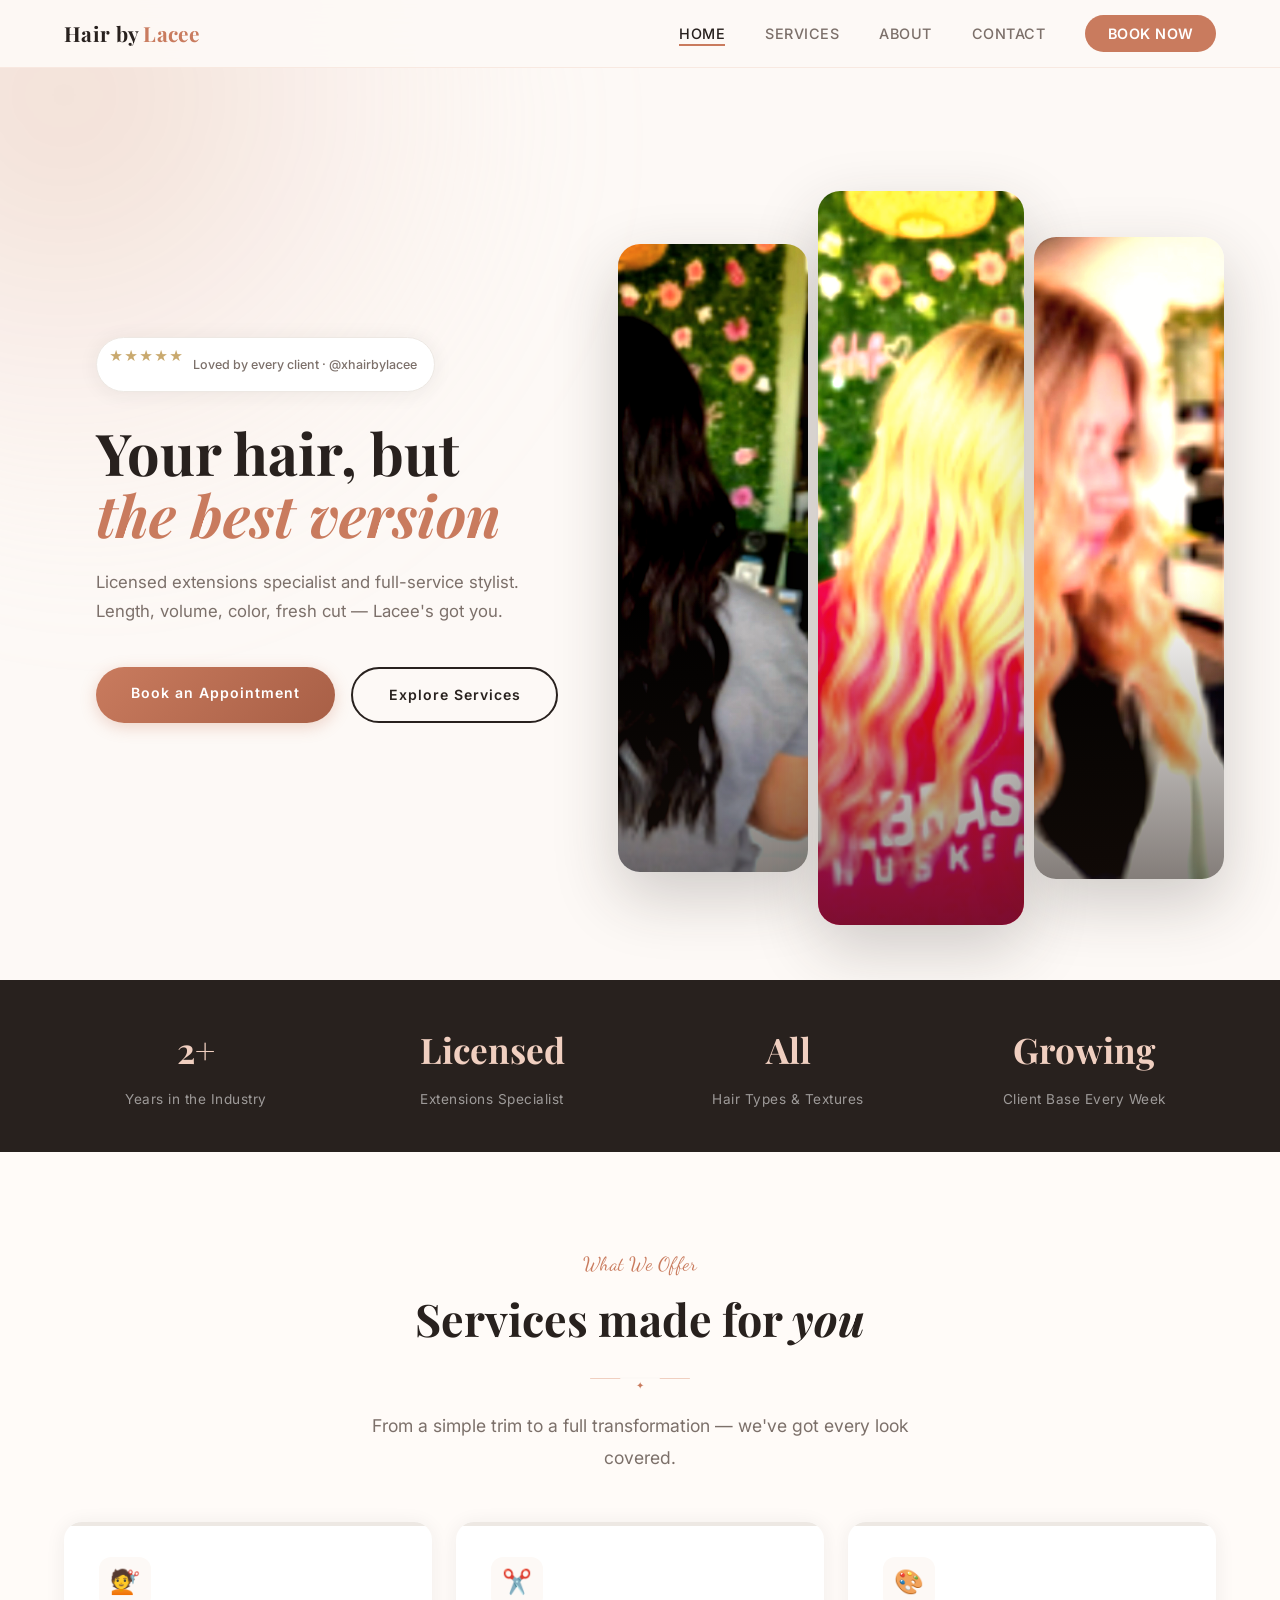
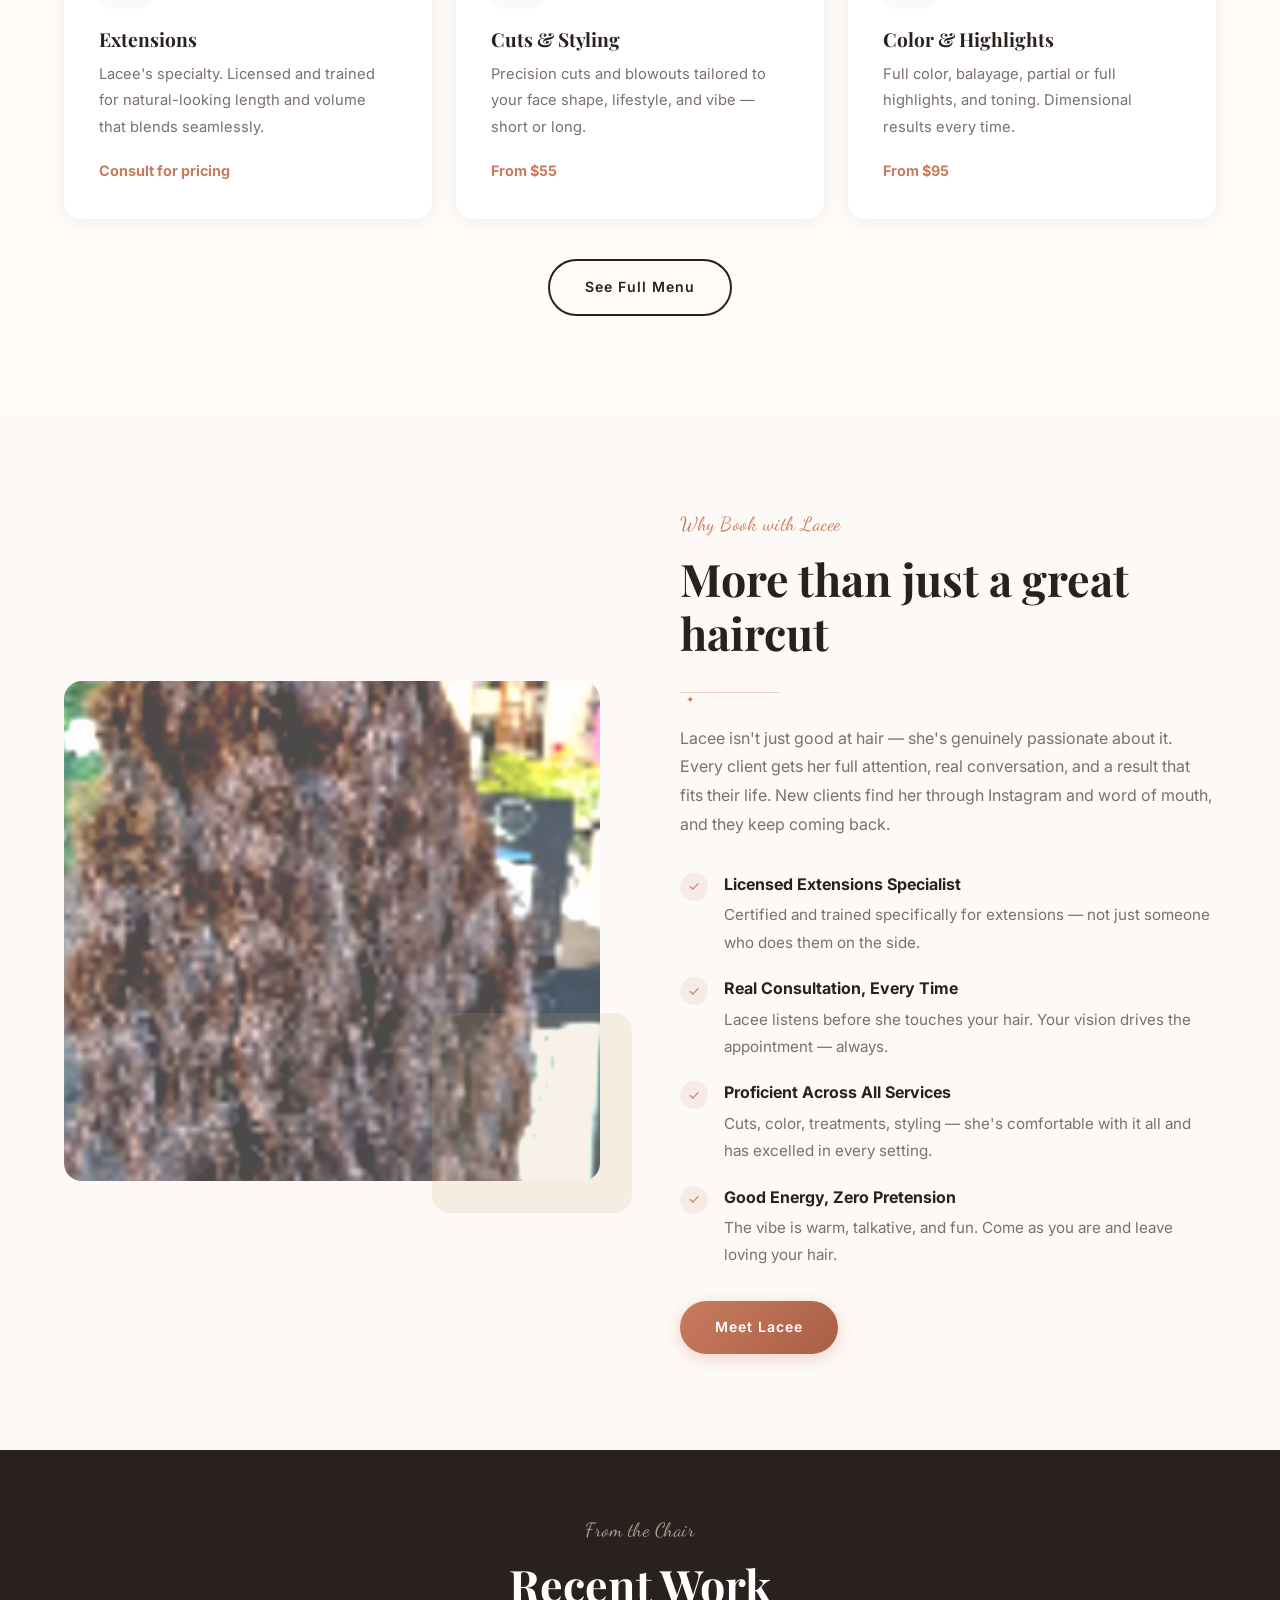
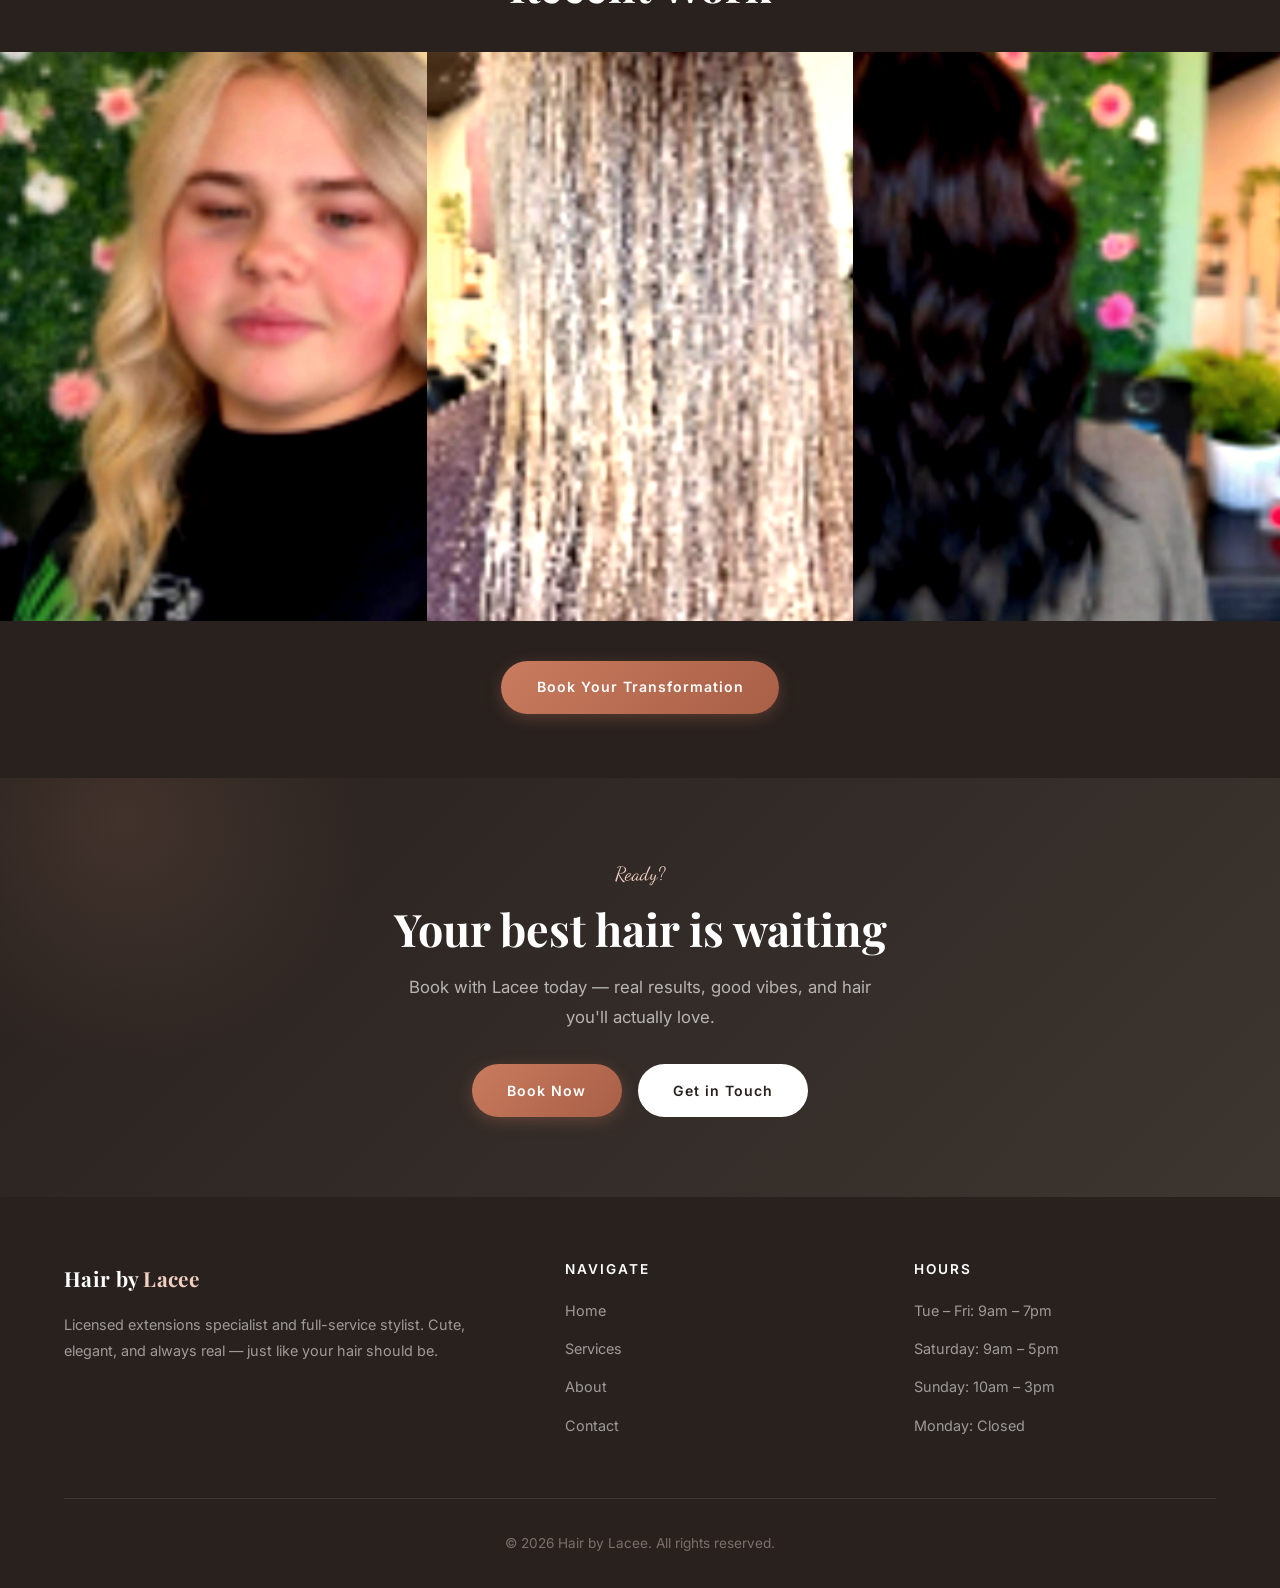
<file: index.html>
<!DOCTYPE html>
<html lang="en">
<head>
  <meta charset="UTF-8" />
  <meta name="viewport" content="width=device-width, initial-scale=1.0" />
  <title>Hair by Lacee — Extensions & Hair Styling</title>
  <link rel="preconnect" href="https://fonts.googleapis.com" />
  <link href="https://fonts.googleapis.com/css2?family=Playfair+Display:ital,wght@0,400;0,600;0,700;1,400&family=Dancing+Script:wght@600&family=Inter:wght@300;400;500;600&display=swap" rel="stylesheet" />
  <link rel="stylesheet" href="styles.css" />
  <style>
    /* ===== HOME HERO ===== */
    .hero {
      min-height: 100vh;
      display: grid;
      grid-template-columns: 1fr 1.1fr;
      align-items: center;
      padding-top: 80px;
      background: var(--cream);
      overflow: hidden;
    }

    .hero-content {
      padding: 4rem 3rem 4rem 6rem;
    }

    .hero-rating {
      display: inline-flex;
      align-items: center;
      gap: 0.55rem;
      background: white;
      border: 1px solid var(--light-gray);
      border-radius: 50px;
      padding: 0.45rem 1.1rem 0.45rem 0.75rem;
      margin-bottom: 1.8rem;
      box-shadow: var(--shadow);
    }

    .hero-rating .stars {
      color: var(--gold);
      font-size: 0.85rem;
      letter-spacing: 1px;
    }

    .hero-rating span:last-child {
      font-size: 0.78rem;
      font-weight: 500;
      color: var(--warm-gray);
    }

    .hero-eyebrow {
      display: none;
    }

    .hero h1 {
      font-size: clamp(2.6rem, 4.5vw, 4.8rem);
      font-weight: 700;
      color: var(--charcoal);
      line-height: 1.08;
      margin-bottom: 1.4rem;
    }

    .hero h1 em {
      font-style: italic;
      color: var(--rose);
    }

    .hero p {
      font-size: 1.05rem;
      color: var(--warm-gray);
      max-width: 440px;
      margin-bottom: 2.5rem;
      line-height: 1.75;
    }

    .hero-btns {
      display: flex;
      gap: 1rem;
      flex-wrap: wrap;
    }

    .hero-badge {
      display: none;
    }

    /* ===== HERO PHOTO COLLAGE ===== */
    .hero-collage-wrap {
      height: 100vh;
      padding: 96px 3.5rem 2.5rem 0.5rem;
      display: flex;
      align-items: center;
    }

    .hero-collage {
      display: flex;
      gap: 10px;
      width: 100%;
      height: 84vh;
      min-height: 520px;
      align-items: center;
    }

    /* All three columns share base styles */
    .collage-col {
      position: relative;
      border-radius: 22px;
      overflow: hidden;
      box-shadow: 0 24px 64px rgba(44, 40, 37, 0.22);
      cursor: pointer;
      flex: 1;
      transition: box-shadow 0.4s ease;
    }

    /* Stagger: left slightly low, center tallest, right slightly high */
    .collage-col-a { height: 83%; transform: translateY(4%); }
    .collage-col-b { height: 97%; flex: 1.08; }
    .collage-col-c { height: 85%; transform: translateY(-3%); }

    .collage-col:hover {
      box-shadow: 0 32px 80px rgba(44, 40, 37, 0.32);
      z-index: 2;
    }

    /* Cohesive warm film filter — ties all 3 photos together */
    .collage-photo {
      width: 100%;
      height: 100%;
      object-fit: cover;
      object-position: center top;
      display: block;
      filter: brightness(1.04) contrast(1.18) saturate(1.22) sepia(0.09) hue-rotate(-6deg);
      transition: filter 0.45s ease, transform 0.45s ease;
    }

    .collage-col:hover .collage-photo {
      filter: brightness(1.10) contrast(1.20) saturate(1.30) sepia(0.04) hue-rotate(-3deg);
      transform: scale(1.04);
    }

    /* Warm rose gradient overlay — unifies tones across all 3 photos */
    .collage-col::before {
      content: '';
      position: absolute;
      inset: 0;
      background: linear-gradient(
        to bottom,
        transparent 55%,
        rgba(30, 18, 12, 0.55) 100%
      );
      z-index: 1;
      pointer-events: none;
    }

    /* Service label — slides up on hover */
    .collage-label {
      position: absolute;
      bottom: 1.2rem;
      left: 50%;
      transform: translateX(-50%) translateY(6px);
      z-index: 2;
      background: rgba(255, 255, 255, 0.15);
      backdrop-filter: blur(10px);
      -webkit-backdrop-filter: blur(10px);
      border: 1px solid rgba(255, 255, 255, 0.3);
      color: white;
      font-family: var(--font-sans);
      font-size: 0.72rem;
      font-weight: 600;
      letter-spacing: 1.5px;
      text-transform: uppercase;
      padding: 0.38rem 0.9rem;
      border-radius: 50px;
      opacity: 0;
      transition: opacity 0.3s ease, transform 0.3s ease;
      white-space: nowrap;
    }

    .collage-col:hover .collage-label {
      opacity: 1;
      transform: translateX(-50%) translateY(0);
    }

    /* Placeholder — shown until real photos are dropped in */
    .collage-placeholder {
      width: 100%;
      height: 100%;
      display: flex;
      flex-direction: column;
      align-items: center;
      justify-content: center;
      gap: 0.5rem;
      color: rgba(255,255,255,0.5);
      font-size: 0.75rem;
      font-family: var(--font-sans);
      text-align: center;
      padding: 1rem;
    }

    .collage-col-a .collage-placeholder {
      background: linear-gradient(170deg, #3d2e28 0%, #1e1210 100%);
    }
    .collage-col-b .collage-placeholder {
      background: linear-gradient(160deg, var(--rose) 0%, var(--deep-rose) 100%);
    }
    .collage-col-c .collage-placeholder {
      background: linear-gradient(150deg, #c4a89a 0%, #8a6a5e 100%);
    }

    .collage-placeholder span {
      font-size: 1.8rem;
      opacity: 0.35;
    }

    /* ===== PORTFOLIO STRIP ===== */
    .portfolio-strip {
      background: var(--charcoal);
      overflow: hidden;
    }

    .portfolio-strip-header {
      text-align: center;
      padding: 4rem 2rem 2.5rem;
    }

    .portfolio-strip-header .section-label {
      color: var(--blush);
      opacity: 0.7;
    }

    .portfolio-strip-header h2 {
      color: white;
    }

    .portfolio-rail {
      display: grid;
      grid-template-columns: repeat(3, 1fr);
    }

    .portfolio-item {
      position: relative;
      overflow: hidden;
      aspect-ratio: 3 / 4;
    }

    /* Same warm filter for consistency with hero */
    .portfolio-item img {
      width: 100%;
      height: 100%;
      object-fit: cover;
      object-position: center top;
      display: block;
      filter: brightness(1.02) contrast(1.15) saturate(1.18) sepia(0.08) hue-rotate(-5deg);
      transition: filter 0.5s ease, transform 0.5s ease;
    }

    .portfolio-item:hover img {
      filter: brightness(1.08) contrast(1.18) saturate(1.28) sepia(0.04) hue-rotate(-3deg);
      transform: scale(1.06);
    }

    .portfolio-overlay {
      position: absolute;
      inset: 0;
      background: linear-gradient(to bottom, transparent 40%, rgba(20,12,8,0.72) 100%);
      display: flex;
      flex-direction: column;
      justify-content: flex-end;
      padding: 1.8rem;
      opacity: 0;
      transition: opacity 0.35s ease;
    }

    .portfolio-item:hover .portfolio-overlay {
      opacity: 1;
    }

    .portfolio-item-tag {
      font-size: 0.7rem;
      font-weight: 600;
      letter-spacing: 1.5px;
      text-transform: uppercase;
      color: var(--blush);
      margin-bottom: 0.35rem;
    }

    .portfolio-item-label {
      font-size: 1.05rem;
      font-family: var(--font-serif);
      color: white;
    }

    /* Portfolio placeholder */
    .portfolio-ph {
      width: 100%;
      height: 100%;
      display: flex;
      align-items: center;
      justify-content: center;
      font-family: var(--font-sans);
      font-size: 0.8rem;
      color: rgba(255,255,255,0.3);
      flex-direction: column;
      gap: 0.5rem;
    }

    .portfolio-ph span { font-size: 2rem; opacity: 0.2; }

    .portfolio-item:nth-child(1) .portfolio-ph { background: #2a1f1a; }
    .portfolio-item:nth-child(2) .portfolio-ph { background: #1e1714; }
    .portfolio-item:nth-child(3) .portfolio-ph { background: #261c18; }

    .portfolio-strip-footer {
      text-align: center;
      padding: 2.5rem 2rem 4rem;
    }

    /* ===== STATS BAR ===== */
    .stats-bar {
      background: var(--charcoal);
      padding: 2.5rem 4rem;
    }

    .stats-inner {
      max-width: 1200px;
      margin: 0 auto;
      display: grid;
      grid-template-columns: repeat(4, 1fr);
      gap: 2rem;
      text-align: center;
    }

    .stat-item strong {
      display: block;
      font-family: var(--font-serif);
      font-size: 2.2rem;
      color: var(--blush);
      margin-bottom: 0.3rem;
    }

    .stat-item span {
      font-size: 0.85rem;
      color: rgba(255,255,255,0.55);
      letter-spacing: 0.5px;
    }

    /* ===== SERVICES PREVIEW ===== */
    .services-preview {
      background: var(--warm-white);
    }

    .services-grid {
      display: grid;
      grid-template-columns: repeat(3, 1fr);
      gap: 1.5rem;
      margin-top: 3rem;
    }

    .service-card {
      background: white;
      border-radius: var(--radius);
      padding: 2.2rem;
      box-shadow: var(--shadow);
      transition: transform var(--transition), box-shadow var(--transition);
      position: relative;
      overflow: hidden;
    }

    .service-card::before {
      content: '';
      position: absolute;
      top: 0;
      left: 0;
      right: 0;
      height: 4px;
      background: var(--light-gray);
      transition: background var(--transition);
    }

    .service-card:hover::before {
      background: var(--rose);
    }

    .service-card:hover {
      transform: translateY(-6px);
      box-shadow: var(--shadow-hover);
    }

    .service-icon {
      width: 52px;
      height: 52px;
      background: var(--cream);
      border-radius: 12px;
      display: flex;
      align-items: center;
      justify-content: center;
      font-size: 1.5rem;
      margin-bottom: 1.2rem;
    }

    .service-card h3 {
      margin-bottom: 0.6rem;
      font-size: 1.2rem;
    }

    .service-card p {
      font-size: 0.92rem;
      margin-bottom: 1.2rem;
    }

    .service-price {
      font-weight: 700;
      color: var(--rose);
      font-size: 0.9rem;
    }

    /* ===== WHY US ===== */
    .why-grid {
      display: grid;
      grid-template-columns: 1fr 1fr;
      gap: 5rem;
      align-items: center;
      max-width: 1200px;
      margin: 0 auto;
    }

    .why-image-block {
      position: relative;
    }

    .why-img-main {
      width: 100%;
      height: 500px;
      background: linear-gradient(135deg, var(--blush) 0%, var(--rose) 100%);
      border-radius: var(--radius);
      display: flex;
      align-items: center;
      justify-content: center;
      font-size: 5rem;
      opacity: 0.7;
    }

    .why-img-accent {
      position: absolute;
      bottom: -2rem;
      right: -2rem;
      width: 200px;
      height: 200px;
      background: var(--gold);
      border-radius: var(--radius);
      opacity: 0.15;
    }

    .feature-list {
      list-style: none;
      margin-top: 2rem;
      display: flex;
      flex-direction: column;
      gap: 1.2rem;
    }

    .feature-list li {
      display: flex;
      align-items: flex-start;
      gap: 1rem;
    }

    .feature-check {
      width: 28px;
      height: 28px;
      background: rgba(201, 137, 110, 0.12);
      border-radius: 50%;
      display: flex;
      align-items: center;
      justify-content: center;
      color: var(--rose);
      font-size: 0.85rem;
      flex-shrink: 0;
      margin-top: 2px;
    }

    .feature-list li p {
      font-size: 0.95rem;
      margin: 0;
    }

    .feature-list li strong {
      display: block;
      color: var(--charcoal);
      margin-bottom: 0.2rem;
    }

    /* ===== TESTIMONIALS ===== */
    .testimonials {
      background: var(--warm-white);
    }

    .testimonials-grid {
      display: grid;
      grid-template-columns: repeat(3, 1fr);
      gap: 1.5rem;
      margin-top: 3rem;
    }

    .testimonial-card {
      background: white;
      border-radius: var(--radius);
      padding: 2rem;
      box-shadow: var(--shadow);
    }

    .stars {
      color: var(--gold);
      font-size: 1rem;
      letter-spacing: 2px;
      margin-bottom: 1rem;
    }

    .testimonial-card blockquote {
      font-size: 0.95rem;
      color: var(--warm-gray);
      line-height: 1.8;
      font-style: italic;
      margin-bottom: 1.5rem;
    }

    .reviewer {
      display: flex;
      align-items: center;
      gap: 0.8rem;
    }

    .reviewer-avatar {
      width: 42px;
      height: 42px;
      border-radius: 50%;
      background: var(--light-gray);
      display: flex;
      align-items: center;
      justify-content: center;
      font-weight: 700;
      font-size: 0.9rem;
      color: var(--rose);
    }

    .reviewer-name {
      font-weight: 600;
      font-size: 0.9rem;
      color: var(--charcoal);
    }

    .reviewer-tag {
      font-size: 0.78rem;
      color: var(--warm-gray);
    }

    /* ===== CTA BANNER ===== */
    .cta-banner {
      background: linear-gradient(135deg, var(--charcoal) 0%, #3d3530 100%);
      padding: 5rem 4rem;
      text-align: center;
      position: relative;
      overflow: hidden;
    }

    .cta-banner::before {
      content: '';
      position: absolute;
      top: -50%;
      left: -10%;
      width: 500px;
      height: 500px;
      border-radius: 50%;
      background: radial-gradient(circle, rgba(201,137,110,0.15) 0%, transparent 70%);
    }

    .cta-banner h2 {
      color: white;
      margin-bottom: 1rem;
    }

    .cta-banner p {
      color: rgba(255,255,255,0.65);
      font-size: 1.05rem;
      max-width: 500px;
      margin: 0 auto 2rem;
    }

    .cta-banner-btns {
      display: flex;
      gap: 1rem;
      justify-content: center;
    }

    /* ===== RESPONSIVE ===== */
    @media (max-width: 1024px) {
      .hero {
        grid-template-columns: 1fr;
        min-height: auto;
      }

      .hero-content {
        padding: 6rem 2rem 2.5rem;
        order: 2;
      }

      .hero-collage-wrap {
        height: 62vw;
        min-height: 300px;
        padding: 80px 2rem 1.5rem;
        order: 1;
      }

      .hero-collage {
        height: 100%;
        min-height: unset;
      }

      .portfolio-rail {
        grid-template-columns: 1fr 1fr;
      }

      .portfolio-item:nth-child(3) {
        display: none;
      }

      .stats-inner {
        grid-template-columns: repeat(2, 1fr);
      }

      .stats-bar {
        padding: 2rem;
      }

      .services-grid {
        grid-template-columns: 1fr 1fr;
      }

      .why-grid {
        grid-template-columns: 1fr;
        gap: 3rem;
      }

      .why-image-block {
        display: none;
      }

      .testimonials-grid {
        grid-template-columns: 1fr 1fr;
      }
    }

    @media (max-width: 600px) {
      .hero-collage-wrap {
        height: 75vw;
        padding: 80px 1rem 1rem;
      }

      .hero-collage {
        gap: 6px;
      }

      .hero-content {
        padding: 2rem 1.5rem 3rem;
      }

      .portfolio-rail {
        grid-template-columns: 1fr;
      }

      .portfolio-item:nth-child(2),
      .portfolio-item:nth-child(3) {
        display: none;
      }

      .services-grid {
        grid-template-columns: 1fr;
      }

      .stats-inner {
        grid-template-columns: 1fr 1fr;
        gap: 1.5rem;
      }

      .cta-banner {
        padding: 3.5rem 1.5rem;
      }

      .cta-banner-btns {
        flex-direction: column;
        align-items: center;
      }
    }
  </style>
</head>
<body>
  <div class="bg-blob"></div>

  <!-- NAVIGATION -->
  <nav>
    <a href="index.html" class="nav-logo">Hair by <span>Lacee</span></a>
    <ul class="nav-links" id="navLinks">
      <li><a href="index.html" class="active">Home</a></li>
      <li><a href="services.html">Services</a></li>
      <li><a href="about.html">About</a></li>
      <li><a href="contact.html">Contact</a></li>
      <li><a href="contact.html#booking" class="nav-cta">Book Now</a></li>
    </ul>
    <div class="hamburger" id="hamburger" onclick="toggleNav()">
      <span></span><span></span><span></span>
    </div>
  </nav>

  <!-- HERO -->
  <section class="hero">
    <div class="hero-content fade-in">
      <div class="hero-rating">
        <span class="stars">★★★★★</span>
        <span>Loved by every client · @xhairbylacee</span>
      </div>
      <h1>Your hair, but<br /><em>the best version</em></h1>
      <p>Licensed extensions specialist and full-service stylist. Length, volume, color, fresh cut — Lacee's got you.</p>
      <div class="hero-btns">
        <a href="contact.html#booking" class="btn btn-primary">Book an Appointment</a>
        <a href="services.html" class="btn btn-outline">Explore Services</a>
      </div>
    </div>

    <div class="hero-collage-wrap">
      <div class="hero-collage">

        <div class="collage-col collage-col-a fade-in">
          <img src="images/photo4.jpg" class="collage-photo" alt="Hair extensions by Lacee" />
          <span class="collage-label">Extensions</span>
        </div>

        <div class="collage-col collage-col-b fade-in">
          <img src="images/photo9.jpg" class="collage-photo" alt="Color & highlights by Lacee" />
          <span class="collage-label">Color</span>
        </div>

        <div class="collage-col collage-col-c fade-in">
          <img src="images/photo8.jpg" class="collage-photo" alt="Balayage by Lacee" />
          <span class="collage-label">Balayage</span>
        </div>

      </div>
    </div>
  </section>

  <!-- STATS BAR -->
  <section class="stats-bar">
    <div class="stats-inner">
      <div class="stat-item fade-in">
        <strong>2+</strong>
        <span>Years in the Industry</span>
      </div>
      <div class="stat-item fade-in">
        <strong>Licensed</strong>
        <span>Extensions Specialist</span>
      </div>
      <div class="stat-item fade-in">
        <strong>All</strong>
        <span>Hair Types & Textures</span>
      </div>
      <div class="stat-item fade-in">
        <strong>Growing</strong>
        <span>Client Base Every Week</span>
      </div>
    </div>
  </section>

  <!-- SERVICES PREVIEW -->
  <section class="section services-preview">
    <div class="container">
      <div class="text-center">
        <div class="section-label">What We Offer</div>
        <h2 class="section-title">Services made for <em>you</em></h2>
        <div class="divider"></div>
        <p class="section-subtitle">From a simple trim to a full transformation — we've got every look covered.</p>
      </div>
      <div class="services-grid">
        <div class="service-card fade-in">
          <div class="service-icon">💇</div>
          <h3>Extensions</h3>
          <p>Lacee's specialty. Licensed and trained for natural-looking length and volume that blends seamlessly.</p>
          <div class="service-price">Consult for pricing</div>
        </div>
        <div class="service-card fade-in">
          <div class="service-icon">✂️</div>
          <h3>Cuts & Styling</h3>
          <p>Precision cuts and blowouts tailored to your face shape, lifestyle, and vibe — short or long.</p>
          <div class="service-price">From $55</div>
        </div>
        <div class="service-card fade-in">
          <div class="service-icon">🎨</div>
          <h3>Color & Highlights</h3>
          <p>Full color, balayage, partial or full highlights, and toning. Dimensional results every time.</p>
          <div class="service-price">From $95</div>
        </div>
      </div>
      <div style="text-align:center; margin-top: 2.5rem;">
        <a href="services.html" class="btn btn-outline">See Full Menu</a>
      </div>
    </div>
  </section>

  <!-- WHY US -->
  <section class="section">
    <div class="why-grid">
      <div class="why-image-block">
        <img src="images/photo7.jpg" class="why-img-main"
             style="object-fit:cover; border-radius: var(--radius);
                    filter: brightness(1.04) contrast(1.18) saturate(1.2) sepia(0.09) hue-rotate(-6deg);"
             alt="Long hair extensions by Lacee" />
        <div class="why-img-accent"></div>
      </div>
      <div>
        <div class="section-label">Why Book with Lacee</div>
        <h2 class="section-title">More than just a great haircut</h2>
        <div class="divider divider-left"></div>
        <p>Lacee isn't just good at hair — she's genuinely passionate about it. Every client gets her full attention, real conversation, and a result that fits their life. New clients find her through Instagram and word of mouth, and they keep coming back.</p>
        <ul class="feature-list">
          <li>
            <div class="feature-check">✓</div>
            <div>
              <strong>Licensed Extensions Specialist</strong>
              <p>Certified and trained specifically for extensions — not just someone who does them on the side.</p>
            </div>
          </li>
          <li>
            <div class="feature-check">✓</div>
            <div>
              <strong>Real Consultation, Every Time</strong>
              <p>Lacee listens before she touches your hair. Your vision drives the appointment — always.</p>
            </div>
          </li>
          <li>
            <div class="feature-check">✓</div>
            <div>
              <strong>Proficient Across All Services</strong>
              <p>Cuts, color, treatments, styling — she's comfortable with it all and has excelled in every setting.</p>
            </div>
          </li>
          <li>
            <div class="feature-check">✓</div>
            <div>
              <strong>Good Energy, Zero Pretension</strong>
              <p>The vibe is warm, talkative, and fun. Come as you are and leave loving your hair.</p>
            </div>
          </li>
        </ul>
        <div style="margin-top: 2rem;">
          <a href="about.html" class="btn btn-primary">Meet Lacee</a>
        </div>
      </div>
    </div>
  </section>

  <!-- PORTFOLIO STRIP -->
  <section class="portfolio-strip">
    <div class="portfolio-strip-header fade-in">
      <div class="section-label">From the Chair</div>
      <h2 style="color:white; margin-bottom:0;">Recent Work</h2>
    </div>
    <!-- Portfolio rail — 3 photos side by side, full-bleed -->
    <!-- To go live: replace each .portfolio-ph div with an <img> tag -->
    <div class="portfolio-rail">

      <div class="portfolio-item">
        <img src="images/photo3.jpg" alt="Blonde hair by Lacee" />
        <div class="portfolio-overlay">
          <div class="portfolio-item-tag">Cut & Style</div>
          <div class="portfolio-item-label">Blonde refresh</div>
        </div>
      </div>

      <div class="portfolio-item">
        <img src="images/photo6.jpg" alt="Ash hair by Lacee" />
        <div class="portfolio-overlay">
          <div class="portfolio-item-tag">Color</div>
          <div class="portfolio-item-label">Silver & ash toning</div>
        </div>
      </div>

      <div class="portfolio-item">
        <img src="images/photo10.jpg" alt="Dark hair extensions by Lacee" />
        <div class="portfolio-overlay">
          <div class="portfolio-item-tag">Extensions</div>
          <div class="portfolio-item-label">Volume & length</div>
        </div>
      </div>

    </div>
    <div class="portfolio-strip-footer">
      <a href="contact.html#booking" class="btn btn-primary">Book Your Transformation</a>
    </div>
  </section>

  <!-- CTA BANNER -->
  <section class="cta-banner">
    <div style="position:relative; z-index:1;">
      <div class="section-label" style="color:var(--blush);">Ready?</div>
      <h2>Your best hair is waiting</h2>
      <p>Book with Lacee today — real results, good vibes, and hair you'll actually love.</p>
      <div class="cta-banner-btns">
        <a href="contact.html#booking" class="btn btn-primary">Book Now</a>
        <a href="contact.html" class="btn btn-light">Get in Touch</a>
      </div>
    </div>
  </section>

  <!-- FOOTER -->
  <footer>
    <div class="footer-grid">
      <div class="footer-brand">
        <a href="index.html" class="nav-logo">Hair by <span style="color:var(--blush)">Lacee</span></a>
        <p>Licensed extensions specialist and full-service stylist. Cute, elegant, and always real — just like your hair should be.</p>
      </div>
      <div class="footer-col">
        <h4>Navigate</h4>
        <ul>
          <li><a href="index.html">Home</a></li>
          <li><a href="services.html">Services</a></li>
          <li><a href="about.html">About</a></li>
          <li><a href="contact.html">Contact</a></li>
        </ul>
      </div>
      <div class="footer-col">
        <h4>Hours</h4>
        <ul>
          <li><a>Tue – Fri: 9am – 7pm</a></li>
          <li><a>Saturday: 9am – 5pm</a></li>
          <li><a>Sunday: 10am – 3pm</a></li>
          <li><a>Monday: Closed</a></li>
        </ul>
      </div>
    </div>
    <div class="footer-bottom">
      <p>© 2026 Hair by Lacee. All rights reserved.</p>
    </div>
  </footer>

  <script src="main.js"></script>
</body>
</html>
</file>
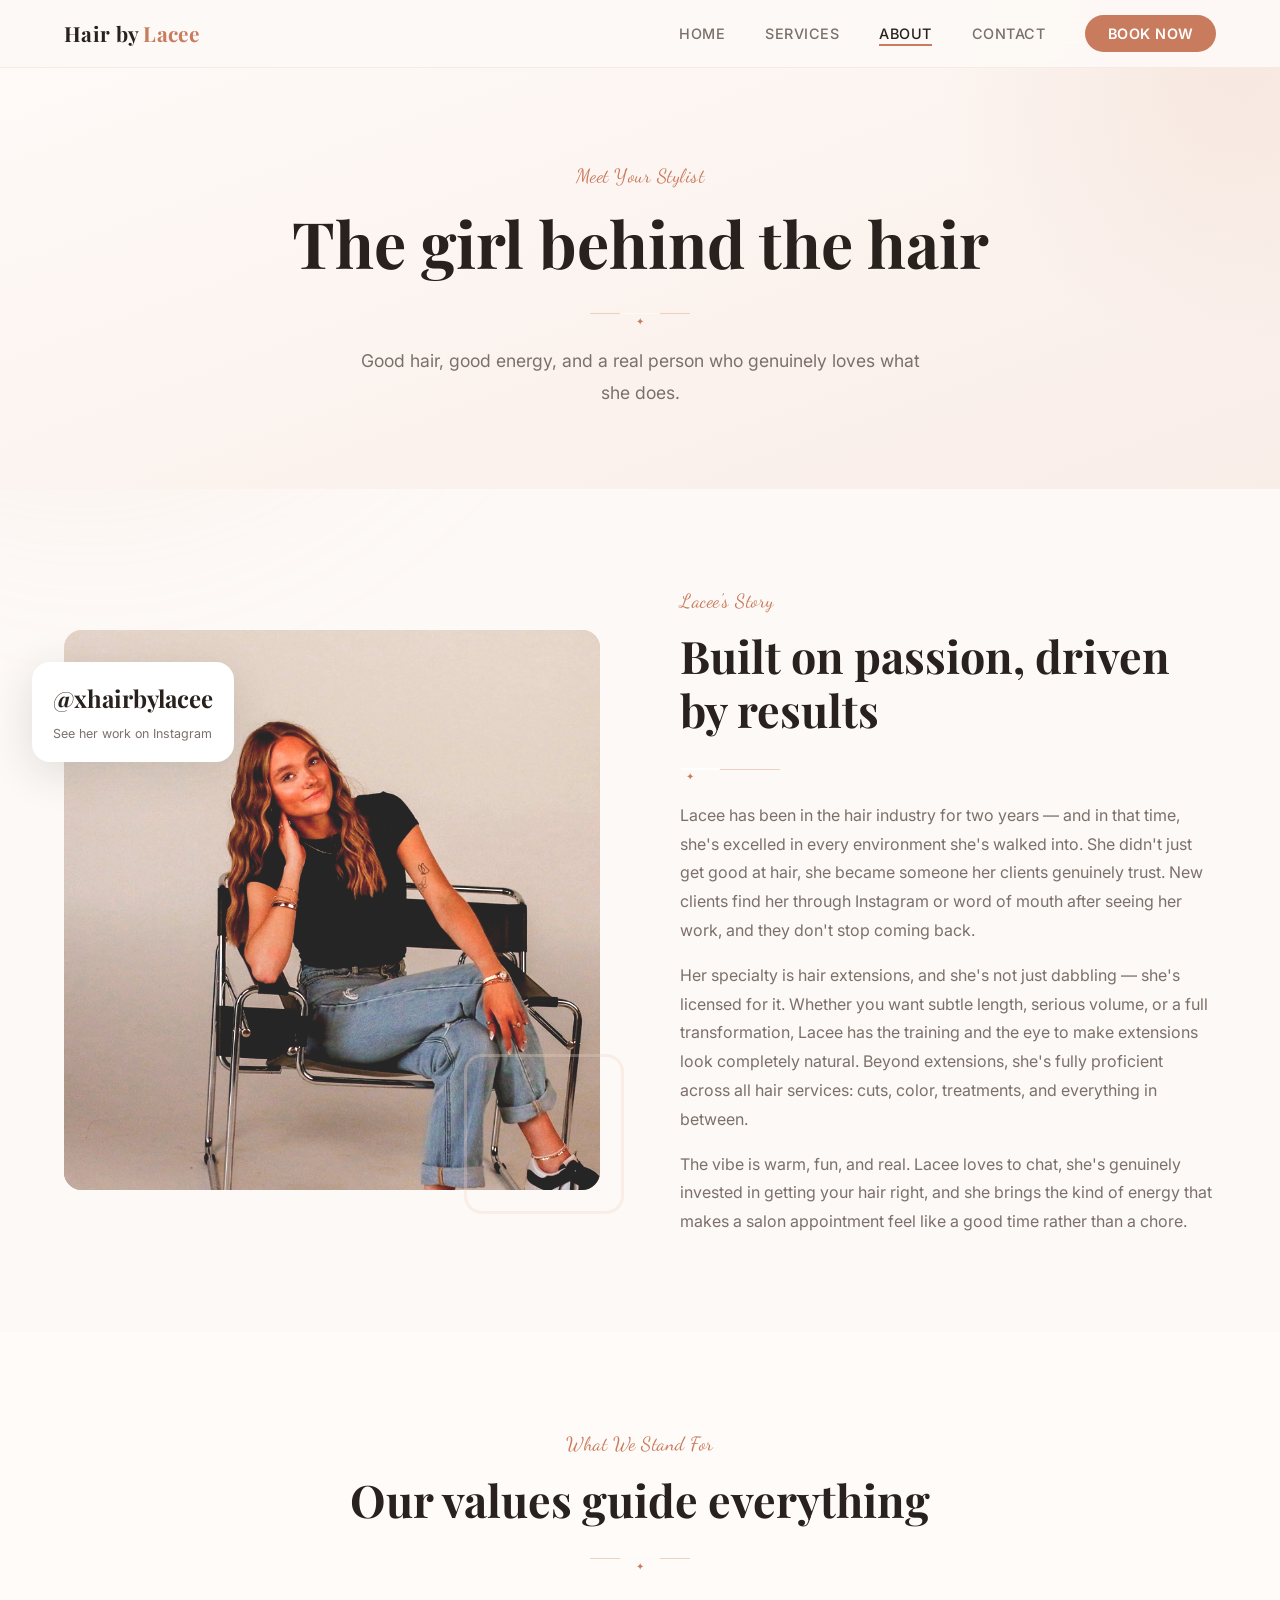
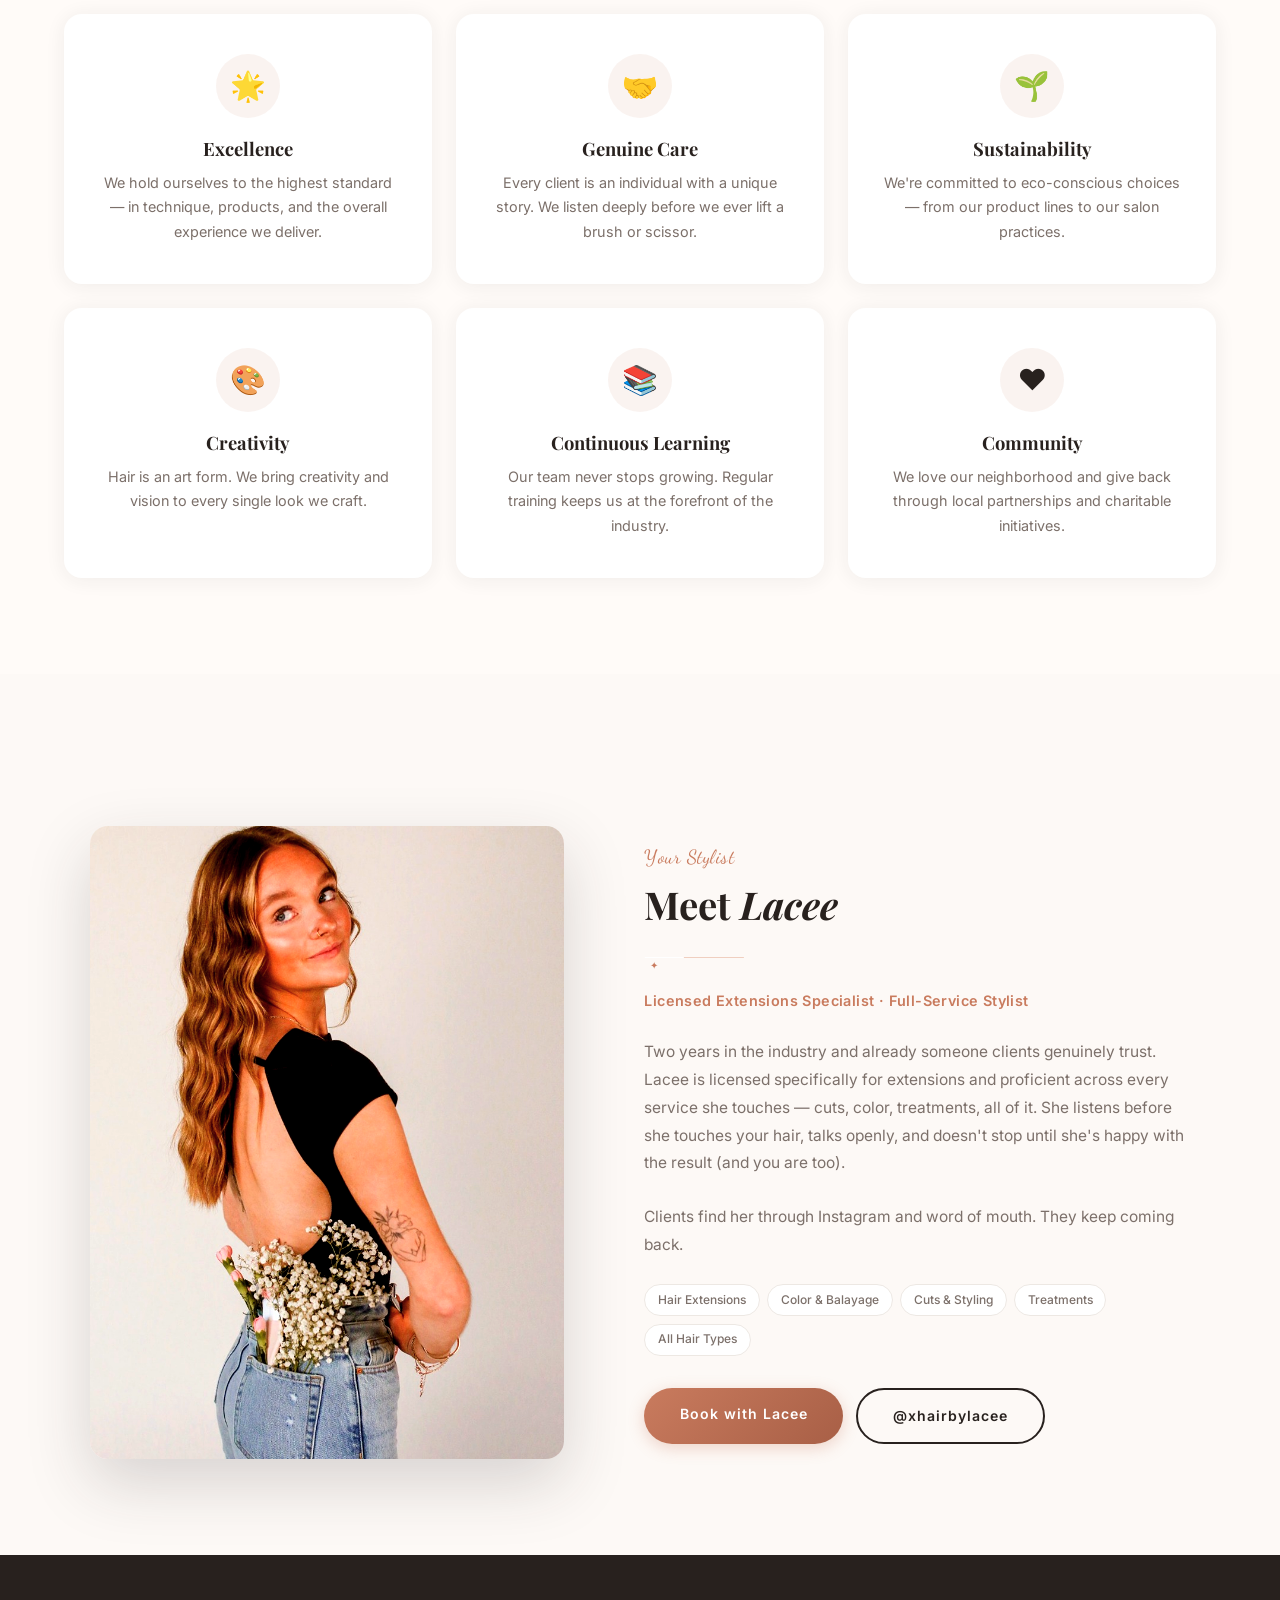
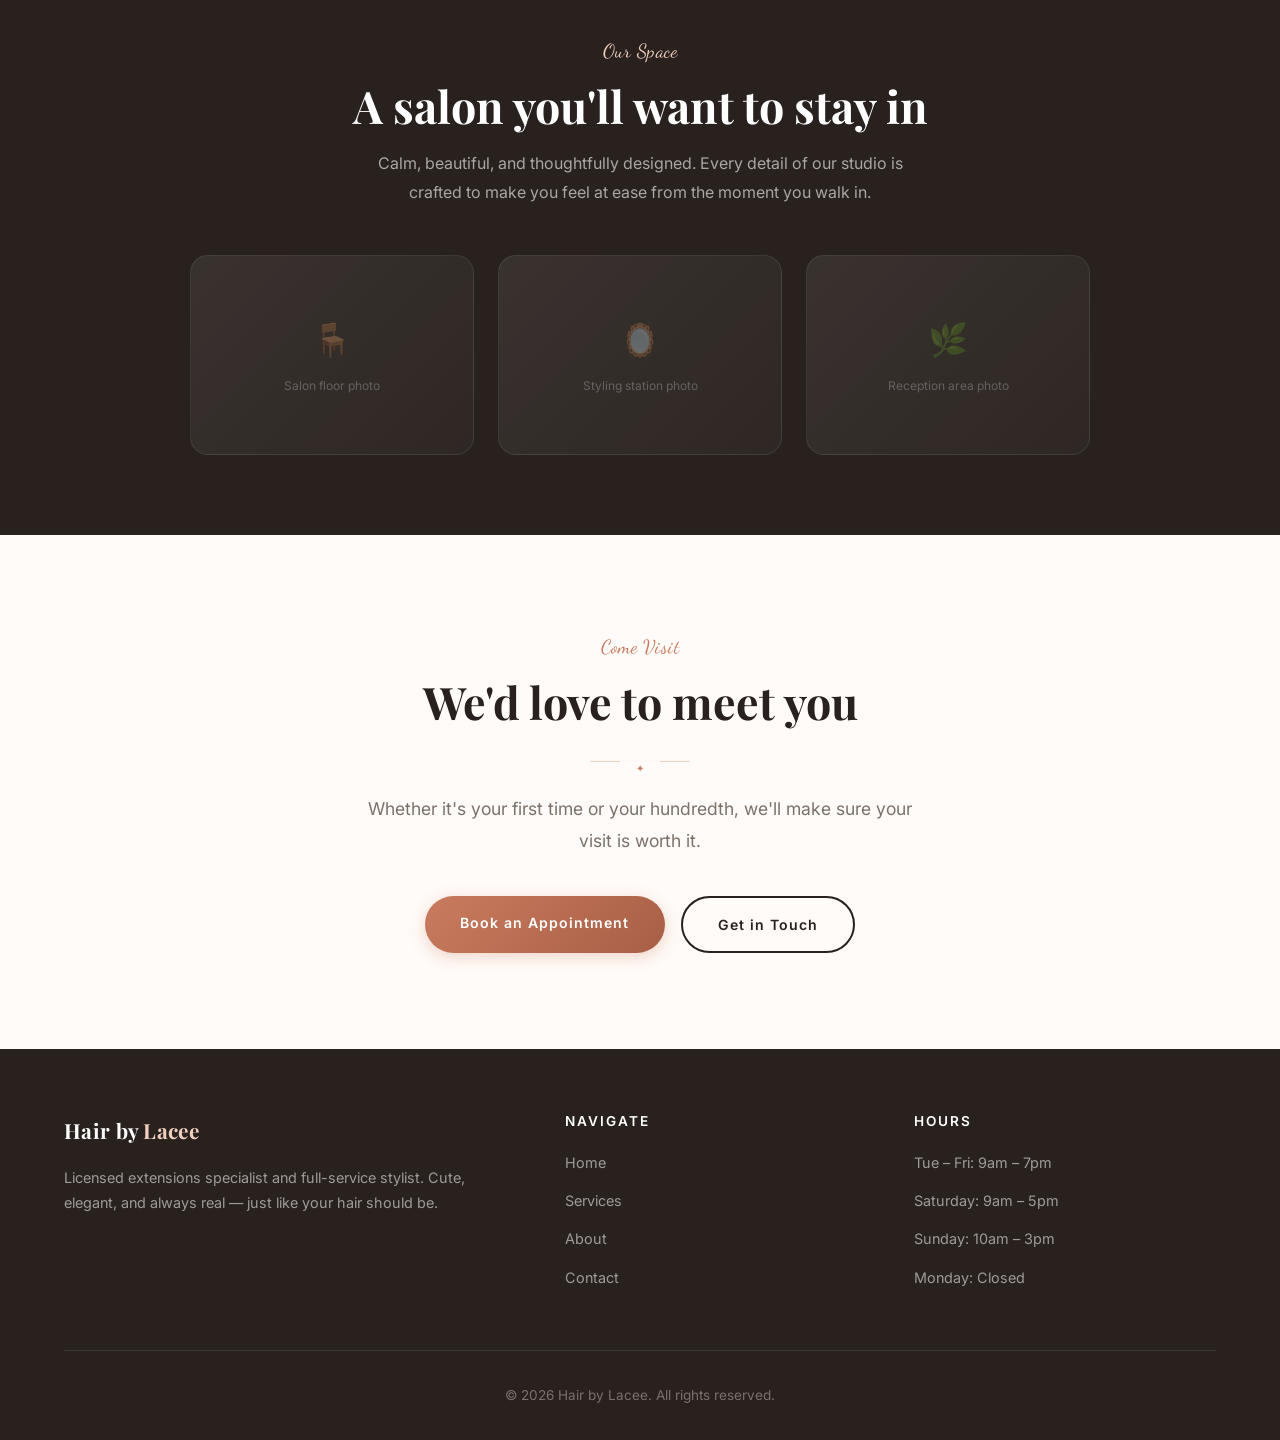
<file: about.html>
<!DOCTYPE html>
<html lang="en">
<head>
  <meta charset="UTF-8" />
  <meta name="viewport" content="width=device-width, initial-scale=1.0" />
  <title>About — Hair by Lacee</title>
  <link rel="preconnect" href="https://fonts.googleapis.com" />
  <link href="https://fonts.googleapis.com/css2?family=Playfair+Display:ital,wght@0,400;0,600;0,700;1,400&family=Dancing+Script:wght@600&family=Inter:wght@300;400;500;600&display=swap" rel="stylesheet" />
  <link rel="stylesheet" href="styles.css" />
  <style>
    /* ===== STORY SECTION ===== */
    .story-grid {
      display: grid;
      grid-template-columns: 1fr 1fr;
      gap: 5rem;
      align-items: center;
      max-width: 1200px;
      margin: 0 auto;
    }

    .story-image {
      position: relative;
    }

    .story-img-main {
      width: 100%;
      height: 560px;
      border-radius: var(--radius);
      overflow: hidden;
      display: flex;
      flex-direction: column;
      align-items: center;
      justify-content: center;
      background: linear-gradient(160deg, var(--blush) 0%, var(--rose) 60%, var(--deep-rose) 100%);
      color: white;
      font-size: 2rem;
      opacity: 0.85;
    }

    /* When story-img-main contains a real photo */
    .story-img-main img {
      width: 100%;
      height: 100%;
      object-fit: cover;
      object-position: center top;
      display: block;
      filter: brightness(1.04) contrast(1.16) saturate(1.18) sepia(0.07) hue-rotate(-5deg);
    }

    .story-img-accent {
      position: absolute;
      bottom: -1.5rem;
      right: -1.5rem;
      width: 160px;
      height: 160px;
      border: 3px solid var(--blush);
      border-radius: var(--radius);
      opacity: 0.3;
    }

    .story-img-tag {
      position: absolute;
      top: 2rem;
      left: -2rem;
      background: white;
      border-radius: var(--radius);
      padding: 1rem 1.3rem;
      box-shadow: var(--shadow-hover);
    }

    .story-img-tag strong {
      display: block;
      font-size: 1.5rem;
      font-family: var(--font-serif);
      color: var(--charcoal);
    }

    .story-img-tag span {
      font-size: 0.78rem;
      color: var(--warm-gray);
    }

    .story-content .section-subtitle {
      margin-bottom: 1.5rem;
    }

    .story-content p + p {
      margin-top: 1rem;
    }

    /* ===== VALUES ===== */
    .values-section {
      background: var(--warm-white);
    }

    .values-grid {
      display: grid;
      grid-template-columns: repeat(3, 1fr);
      gap: 1.5rem;
      margin-top: 3rem;
    }

    .value-card {
      text-align: center;
      padding: 2.5rem 2rem;
      background: white;
      border-radius: var(--radius);
      box-shadow: var(--shadow);
      transition: transform var(--transition), box-shadow var(--transition);
    }

    .value-card:hover {
      transform: translateY(-6px);
      box-shadow: var(--shadow-hover);
    }

    .value-icon {
      width: 64px;
      height: 64px;
      background: rgba(201,137,110,0.1);
      border-radius: 50%;
      display: flex;
      align-items: center;
      justify-content: center;
      font-size: 1.8rem;
      margin: 0 auto 1.2rem;
    }

    .value-card h3 {
      margin-bottom: 0.7rem;
      font-size: 1.15rem;
    }

    .value-card p {
      font-size: 0.9rem;
      line-height: 1.7;
    }

    /* ===== MEET LACEE ===== */
    .team-section {
      background: var(--cream);
    }

    .meet-lacee-grid {
      display: grid;
      grid-template-columns: 1fr 1.15fr;
      gap: 5rem;
      align-items: center;
      max-width: 1100px;
      margin: 3.5rem auto 0;
    }

    .meet-lacee-photo-wrap {
      position: relative;
      border-radius: var(--radius);
      overflow: hidden;
      aspect-ratio: 3 / 4;
      box-shadow: 0 24px 64px rgba(44,40,37,0.18);
    }

    .meet-lacee-photo-wrap img {
      width: 100%;
      height: 100%;
      object-fit: cover;
      object-position: center top;
      display: block;
      filter: brightness(1.05) contrast(1.14) saturate(1.14) sepia(0.06) hue-rotate(-4deg);
      transition: transform 0.5s ease;
    }

    .meet-lacee-photo-wrap:hover img {
      transform: scale(1.03);
    }

    /* Placeholder */
    .meet-photo-ph {
      width: 100%;
      height: 100%;
      background: linear-gradient(160deg, var(--blush) 0%, var(--rose) 100%);
      display: flex;
      flex-direction: column;
      align-items: center;
      justify-content: center;
      color: rgba(255,255,255,0.5);
      font-family: var(--font-sans);
      font-size: 0.85rem;
      gap: 0.5rem;
    }
    .meet-photo-ph span { font-size: 2.5rem; opacity: 0.3; }

    .meet-lacee-content .section-label {
      margin-bottom: 0.6rem;
    }

    .meet-lacee-content h2 {
      font-size: clamp(2rem, 3vw, 3rem);
      margin-bottom: 0.5rem;
      line-height: 1.1;
    }

    .meet-lacee-role {
      font-size: 0.9rem;
      color: var(--rose);
      font-weight: 600;
      letter-spacing: 0.4px;
      margin-bottom: 1.5rem;
    }

    .meet-lacee-bio {
      font-size: 0.97rem;
      color: var(--warm-gray);
      line-height: 1.8;
      margin-bottom: 1.6rem;
    }

    .team-specialty {
      display: flex;
      flex-wrap: wrap;
      gap: 0.45rem;
      margin-bottom: 2rem;
    }

    .specialty-tag {
      font-size: 0.75rem;
      background: white;
      border: 1px solid var(--light-gray);
      color: var(--warm-gray);
      padding: 0.3rem 0.8rem;
      border-radius: 50px;
      font-weight: 500;
    }

    .meet-lacee-btns {
      display: flex;
      gap: 0.8rem;
      flex-wrap: wrap;
    }

    @media (max-width: 768px) {
      .meet-lacee-grid {
        grid-template-columns: 1fr;
        gap: 2.5rem;
        max-width: 500px;
      }
    }

    /* ===== STUDIO ===== */
    .studio-section {
      background: var(--charcoal);
      padding: 5rem 4rem;
      text-align: center;
    }

    .studio-section h2 {
      color: white;
      margin-bottom: 1rem;
    }

    .studio-section .section-label {
      color: var(--blush);
    }

    .studio-section p {
      color: rgba(255,255,255,0.6);
      max-width: 560px;
      margin: 0 auto 3rem;
    }

    .studio-grid {
      display: grid;
      grid-template-columns: repeat(3, 1fr);
      gap: 1.5rem;
      max-width: 900px;
      margin: 0 auto;
    }

    .studio-photo {
      height: 200px;
      border-radius: var(--radius);
      background: linear-gradient(135deg, rgba(255,255,255,0.08), rgba(255,255,255,0.03));
      border: 1px solid rgba(255,255,255,0.08);
      display: flex;
      align-items: center;
      justify-content: center;
      flex-direction: column;
      gap: 0.5rem;
      color: rgba(255,255,255,0.3);
      font-size: 2rem;
    }

    .studio-photo p {
      font-size: 0.75rem;
      color: rgba(255,255,255,0.25);
      margin: 0;
    }

    /* ===== RESPONSIVE ===== */
    @media (max-width: 1024px) {
      .team-grid {
        grid-template-columns: repeat(2, 1fr);
      }

      .values-grid {
        grid-template-columns: 1fr 1fr;
      }
    }

    @media (max-width: 768px) {
      .story-grid {
        grid-template-columns: 1fr;
        gap: 2.5rem;
      }

      .story-image {
        display: none;
      }

      .studio-grid {
        grid-template-columns: 1fr 1fr;
      }

      .studio-section {
        padding: 3.5rem 1.5rem;
      }
    }

    @media (max-width: 600px) {
      .team-grid {
        grid-template-columns: 1fr;
      }

      .values-grid {
        grid-template-columns: 1fr;
      }

      .studio-grid {
        grid-template-columns: 1fr;
      }
    }
  </style>
</head>
<body>
  <div class="bg-blob"></div>

  <!-- NAVIGATION -->
  <nav>
    <a href="index.html" class="nav-logo">Hair by <span>Lacee</span></a>
    <ul class="nav-links" id="navLinks">
      <li><a href="index.html">Home</a></li>
      <li><a href="services.html">Services</a></li>
      <li><a href="about.html" class="active">About</a></li>
      <li><a href="contact.html">Contact</a></li>
      <li><a href="contact.html#booking" class="nav-cta">Book Now</a></li>
    </ul>
    <div class="hamburger" id="hamburger" onclick="toggleNav()">
      <span></span><span></span><span></span>
    </div>
  </nav>

  <!-- PAGE HERO -->
  <section class="page-hero">
    <div class="section-label">Meet Your Stylist</div>
    <h1>The girl behind the hair</h1>
    <div class="divider"></div>
    <p class="section-subtitle">Good hair, good energy, and a real person who genuinely loves what she does.</p>
  </section>

  <!-- STORY -->
  <section class="section">
    <div class="story-grid">
      <div class="story-image">
        <div class="story-img-main">
          <img src="images/lacee1.jpg" alt="Lacee — Hair by Lacee" />
        </div>
        <div class="story-img-accent"></div>
        <div class="story-img-tag">
          <strong>@xhairbylacee</strong>
          <span>See her work on Instagram</span>
        </div>
      </div>
      <div class="story-content fade-in">
        <div class="section-label">Lacee's Story</div>
        <h2 class="section-title">Built on passion, driven by results</h2>
        <div class="divider divider-left"></div>
        <p>Lacee has been in the hair industry for two years — and in that time, she's excelled in every environment she's walked into. She didn't just get good at hair, she became someone her clients genuinely trust. New clients find her through Instagram or word of mouth after seeing her work, and they don't stop coming back.</p>
        <p>Her specialty is hair extensions, and she's not just dabbling — she's licensed for it. Whether you want subtle length, serious volume, or a full transformation, Lacee has the training and the eye to make extensions look completely natural. Beyond extensions, she's fully proficient across all hair services: cuts, color, treatments, and everything in between.</p>
        <p>The vibe is warm, fun, and real. Lacee loves to chat, she's genuinely invested in getting your hair right, and she brings the kind of energy that makes a salon appointment feel like a good time rather than a chore.</p>
      </div>
    </div>
  </section>

  <!-- VALUES -->
  <section class="section values-section">
    <div class="container">
      <div class="text-center">
        <div class="section-label">What We Stand For</div>
        <h2 class="section-title">Our values guide everything</h2>
        <div class="divider"></div>
      </div>
      <div class="values-grid">
        <div class="value-card fade-in">
          <div class="value-icon">🌟</div>
          <h3>Excellence</h3>
          <p>We hold ourselves to the highest standard — in technique, products, and the overall experience we deliver.</p>
        </div>
        <div class="value-card fade-in">
          <div class="value-icon">🤝</div>
          <h3>Genuine Care</h3>
          <p>Every client is an individual with a unique story. We listen deeply before we ever lift a brush or scissor.</p>
        </div>
        <div class="value-card fade-in">
          <div class="value-icon">🌱</div>
          <h3>Sustainability</h3>
          <p>We're committed to eco-conscious choices — from our product lines to our salon practices.</p>
        </div>
        <div class="value-card fade-in">
          <div class="value-icon">🎨</div>
          <h3>Creativity</h3>
          <p>Hair is an art form. We bring creativity and vision to every single look we craft.</p>
        </div>
        <div class="value-card fade-in">
          <div class="value-icon">📚</div>
          <h3>Continuous Learning</h3>
          <p>Our team never stops growing. Regular training keeps us at the forefront of the industry.</p>
        </div>
        <div class="value-card fade-in">
          <div class="value-icon">❤️</div>
          <h3>Community</h3>
          <p>We love our neighborhood and give back through local partnerships and charitable initiatives.</p>
        </div>
      </div>
    </div>
  </section>

  <!-- MEET LACEE -->
  <section class="section team-section">
    <div class="container">
      <div class="meet-lacee-grid fade-in">

        <div class="meet-lacee-photo-wrap">
          <img src="images/lacee2.jpg" alt="Lacee — Hair by Lacee" />
        </div>

        <div class="meet-lacee-content">
          <div class="section-label">Your Stylist</div>
          <h2 class="section-title">Meet <em>Lacee</em></h2>
          <div class="divider divider-left"></div>
          <div class="meet-lacee-role">Licensed Extensions Specialist · Full-Service Stylist</div>
          <p class="meet-lacee-bio">Two years in the industry and already someone clients genuinely trust. Lacee is licensed specifically for extensions and proficient across every service she touches — cuts, color, treatments, all of it. She listens before she touches your hair, talks openly, and doesn't stop until she's happy with the result (and you are too).</p>
          <p class="meet-lacee-bio">Clients find her through Instagram and word of mouth. They keep coming back.</p>
          <div class="team-specialty">
            <span class="specialty-tag">Hair Extensions</span>
            <span class="specialty-tag">Color & Balayage</span>
            <span class="specialty-tag">Cuts & Styling</span>
            <span class="specialty-tag">Treatments</span>
            <span class="specialty-tag">All Hair Types</span>
          </div>
          <div class="meet-lacee-btns">
            <a href="contact.html#booking" class="btn btn-primary">Book with Lacee</a>
            <a href="https://instagram.com/xhairbylacee" target="_blank" class="btn btn-outline">@xhairbylacee</a>
          </div>
        </div>

      </div>
    </div>
  </section>

  <!-- STUDIO PHOTOS -->
  <section class="studio-section">
    <div class="section-label">Our Space</div>
    <h2>A salon you'll want to stay in</h2>
    <p>Calm, beautiful, and thoughtfully designed. Every detail of our studio is crafted to make you feel at ease from the moment you walk in.</p>
    <div class="studio-grid">
      <div class="studio-photo fade-in">
        <div>🪑</div>
        <p>Salon floor photo</p>
      </div>
      <div class="studio-photo fade-in">
        <div>🪞</div>
        <p>Styling station photo</p>
      </div>
      <div class="studio-photo fade-in">
        <div>🌿</div>
        <p>Reception area photo</p>
      </div>
    </div>
  </section>

  <!-- CTA -->
  <section class="section text-center" style="background: var(--warm-white);">
    <div class="container">
      <div class="section-label">Come Visit</div>
      <h2 class="section-title">We'd love to meet you</h2>
      <div class="divider"></div>
      <p class="section-subtitle">Whether it's your first time or your hundredth, we'll make sure your visit is worth it.</p>
      <div style="display:flex; gap:1rem; justify-content:center; flex-wrap:wrap;">
        <a href="contact.html#booking" class="btn btn-primary">Book an Appointment</a>
        <a href="contact.html" class="btn btn-outline">Get in Touch</a>
      </div>
    </div>
  </section>

  <!-- FOOTER -->
  <footer>
    <div class="footer-grid">
      <div class="footer-brand">
        <a href="index.html" class="nav-logo">Hair by <span style="color:var(--blush)">Lacee</span></a>
        <p>Licensed extensions specialist and full-service stylist. Cute, elegant, and always real — just like your hair should be.</p>
      </div>
      <div class="footer-col">
        <h4>Navigate</h4>
        <ul>
          <li><a href="index.html">Home</a></li>
          <li><a href="services.html">Services</a></li>
          <li><a href="about.html">About</a></li>
          <li><a href="contact.html">Contact</a></li>
        </ul>
      </div>
      <div class="footer-col">
        <h4>Hours</h4>
        <ul>
          <li><a>Tue – Fri: 9am – 7pm</a></li>
          <li><a>Saturday: 9am – 5pm</a></li>
          <li><a>Sunday: 10am – 3pm</a></li>
          <li><a>Monday: Closed</a></li>
        </ul>
      </div>
    </div>
    <div class="footer-bottom">
      <p>© 2026 Hair by Lacee. All rights reserved.</p>
    </div>
  </footer>

  <script src="main.js"></script>
</body>
</html>
</file>
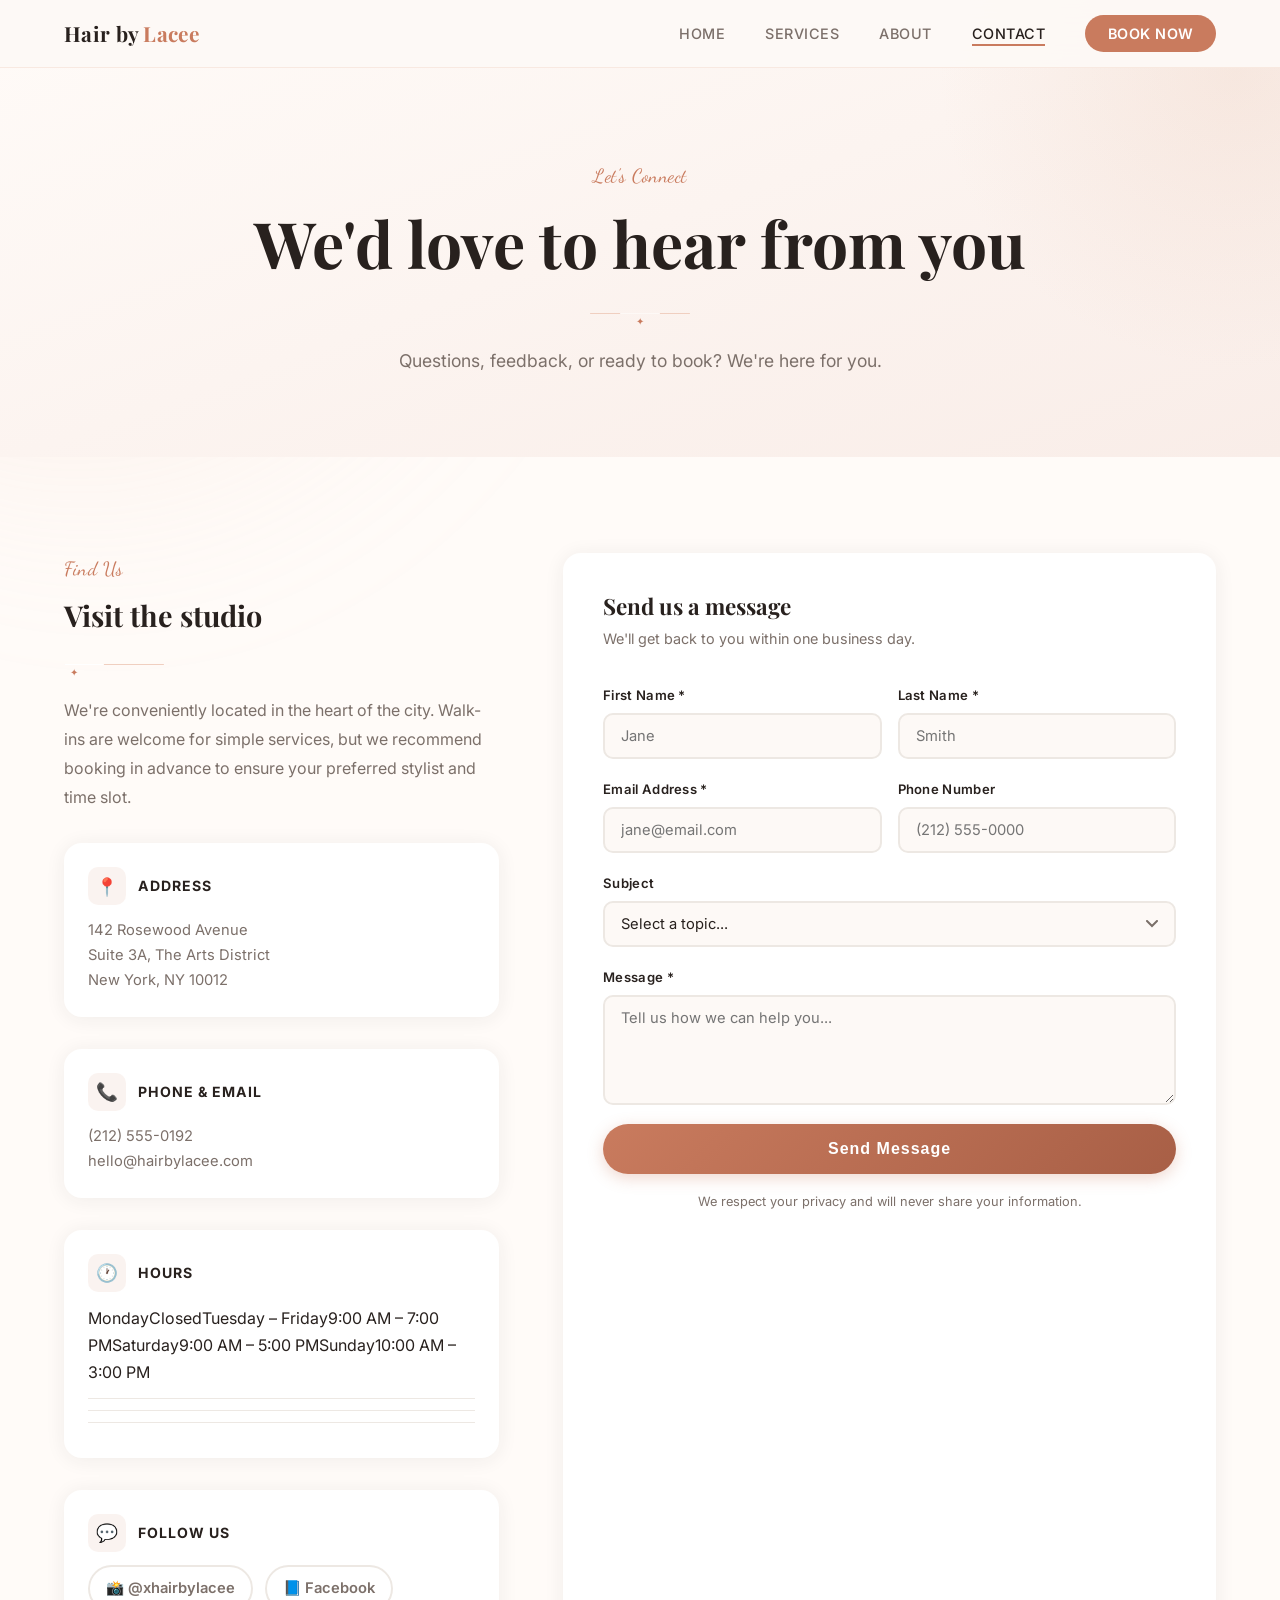
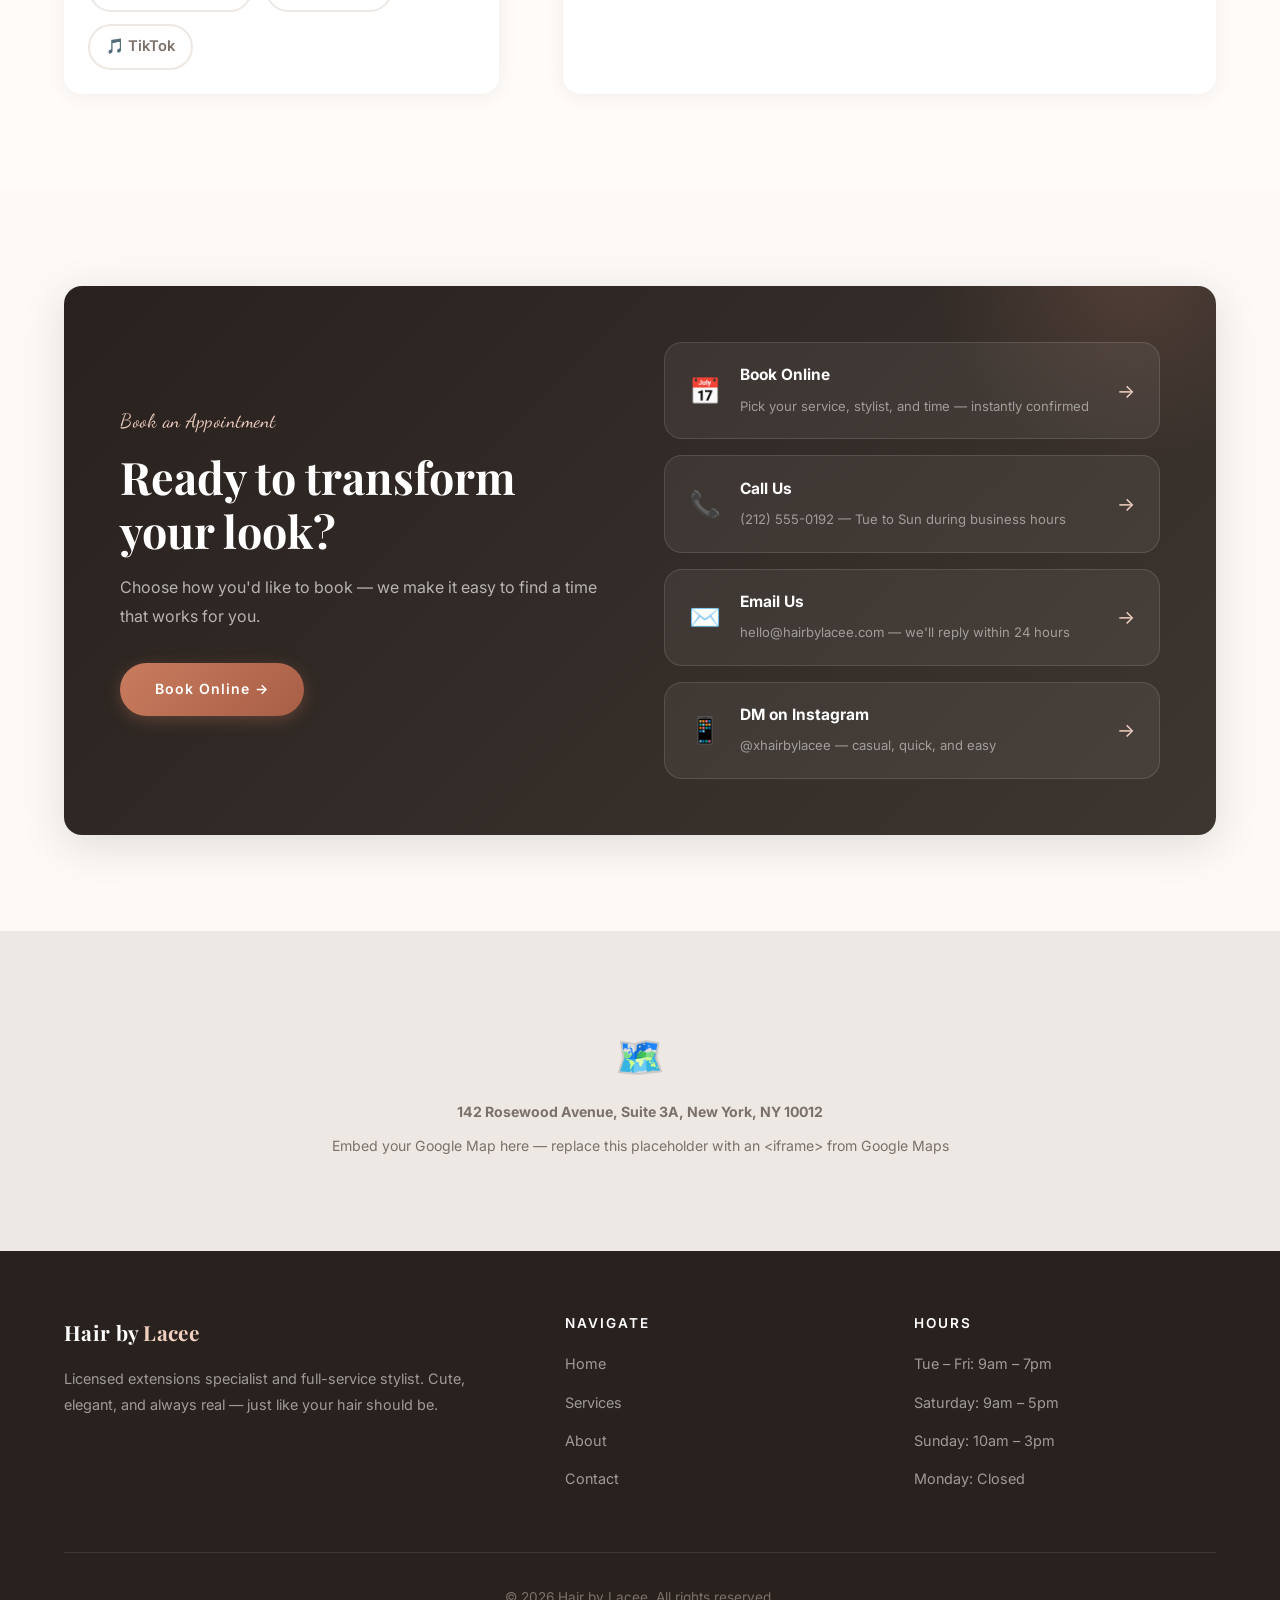
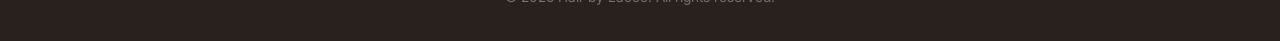
<file: contact.html>
<!DOCTYPE html>
<html lang="en">
<head>
  <meta charset="UTF-8" />
  <meta name="viewport" content="width=device-width, initial-scale=1.0" />
  <title>Contact — Hair by Lacee</title>
  <link rel="preconnect" href="https://fonts.googleapis.com" />
  <link href="https://fonts.googleapis.com/css2?family=Playfair+Display:ital,wght@0,400;0,600;0,700;1,400&family=Dancing+Script:wght@600&family=Inter:wght@300;400;500;600&display=swap" rel="stylesheet" />
  <link rel="stylesheet" href="styles.css" />
  <style>
    /* ===== CONTACT LAYOUT ===== */
    .contact-section {
      background: var(--warm-white);
    }

    .contact-grid {
      display: grid;
      grid-template-columns: 1fr 1.5fr;
      gap: 4rem;
      max-width: 1200px;
      margin: 0 auto;
    }

    /* ===== INFO PANEL ===== */
    .contact-info {
      display: flex;
      flex-direction: column;
      gap: 2rem;
    }

    .contact-info-intro p {
      font-size: 1rem;
      line-height: 1.8;
    }

    .info-block {
      background: white;
      border-radius: var(--radius);
      padding: 1.5rem;
      box-shadow: var(--shadow);
    }

    .info-block-header {
      display: flex;
      align-items: center;
      gap: 0.75rem;
      margin-bottom: 0.8rem;
    }

    .info-block-icon {
      width: 38px;
      height: 38px;
      background: rgba(201,137,110,0.1);
      border-radius: 10px;
      display: flex;
      align-items: center;
      justify-content: center;
      font-size: 1.1rem;
      flex-shrink: 0;
    }

    .info-block h4 {
      font-family: var(--font-sans);
      font-size: 0.88rem;
      font-weight: 700;
      letter-spacing: 1px;
      text-transform: uppercase;
      color: var(--charcoal);
    }

    .info-block p,
    .info-block a {
      font-size: 0.92rem;
      color: var(--warm-gray);
      line-height: 1.7;
    }

    .info-block a:hover {
      color: var(--rose);
    }

    .hours-table {
      width: 100%;
      border-collapse: collapse;
      font-size: 0.9rem;
    }

    .hours-table tr {
      display: flex;
      justify-content: space-between;
      padding: 0.35rem 0;
      border-bottom: 1px solid var(--light-gray);
    }

    .hours-table tr:last-child {
      border-bottom: none;
    }

    .hours-table .day {
      color: var(--charcoal);
      font-weight: 500;
    }

    .hours-table .time {
      color: var(--warm-gray);
    }

    .hours-table .closed {
      color: var(--rose);
      font-weight: 600;
    }

    /* ===== SOCIAL ===== */
    .social-links {
      display: flex;
      gap: 0.75rem;
      flex-wrap: wrap;
    }

    .social-btn {
      display: inline-flex;
      align-items: center;
      gap: 0.5rem;
      padding: 0.55rem 1rem;
      border-radius: 50px;
      background: white;
      border: 2px solid var(--light-gray);
      font-size: 0.82rem;
      font-weight: 600;
      color: var(--warm-gray);
      transition: all var(--transition);
    }

    .social-btn:hover {
      border-color: var(--rose);
      color: var(--rose);
    }

    /* ===== CONTACT FORM ===== */
    .contact-form-wrap {
      background: white;
      border-radius: var(--radius);
      padding: 2.5rem;
      box-shadow: var(--shadow);
    }

    .form-title {
      font-size: 1.4rem;
      margin-bottom: 0.4rem;
    }

    .form-subtitle {
      font-size: 0.9rem;
      color: var(--warm-gray);
      margin-bottom: 2rem;
    }

    .form-row {
      display: grid;
      grid-template-columns: 1fr 1fr;
      gap: 1rem;
    }

    .form-group {
      display: flex;
      flex-direction: column;
      gap: 0.4rem;
      margin-bottom: 1.2rem;
    }

    .form-group label {
      font-size: 0.82rem;
      font-weight: 600;
      color: var(--charcoal);
      letter-spacing: 0.3px;
    }

    .form-group input,
    .form-group select,
    .form-group textarea {
      padding: 0.75rem 1rem;
      border: 2px solid var(--light-gray);
      border-radius: 10px;
      font-family: var(--font-sans);
      font-size: 0.92rem;
      color: var(--charcoal);
      background: var(--cream);
      outline: none;
      transition: border-color var(--transition), background var(--transition);
      width: 100%;
    }

    .form-group input:focus,
    .form-group select:focus,
    .form-group textarea:focus {
      border-color: var(--rose);
      background: white;
    }

    .form-group textarea {
      resize: vertical;
      min-height: 110px;
    }

    .form-group select {
      cursor: pointer;
      appearance: none;
      background-image: url("data:image/svg+xml,%3Csvg xmlns='http://www.w3.org/2000/svg' width='12' height='8' viewBox='0 0 12 8'%3E%3Cpath d='M1 1l5 5 5-5' stroke='%237a6f68' stroke-width='2' fill='none' stroke-linecap='round'/%3E%3C/svg%3E");
      background-repeat: no-repeat;
      background-position: right 1rem center;
      padding-right: 2.5rem;
    }

    .form-submit {
      width: 100%;
      padding: 1rem;
      font-size: 1rem;
    }

    .form-note {
      text-align: center;
      font-size: 0.8rem;
      color: var(--warm-gray);
      margin-top: 1rem;
    }

    /* ===== SUCCESS MESSAGE ===== */
    .form-success {
      display: none;
      text-align: center;
      padding: 2rem;
    }

    .form-success.shown {
      display: block;
    }

    .success-icon {
      font-size: 3rem;
      margin-bottom: 1rem;
    }

    .form-success h3 {
      margin-bottom: 0.5rem;
    }

    .form-success p {
      font-size: 0.92rem;
    }

    /* ===== BOOKING SECTION ===== */
    .booking-section {
      background: var(--cream);
    }

    .booking-card {
      background: linear-gradient(135deg, var(--charcoal) 0%, #3d3530 100%);
      border-radius: var(--radius);
      padding: 3.5rem;
      display: grid;
      grid-template-columns: 1fr 1fr;
      gap: 3rem;
      align-items: center;
      box-shadow: var(--shadow-hover);
      position: relative;
      overflow: hidden;
      max-width: 1200px;
      margin: 0 auto;
    }

    .booking-card::before {
      content: '';
      position: absolute;
      top: -40%;
      right: -10%;
      width: 400px;
      height: 400px;
      border-radius: 50%;
      background: radial-gradient(circle, rgba(201,137,110,0.18) 0%, transparent 70%);
    }

    .booking-card h2 {
      color: white;
      margin-bottom: 1rem;
    }

    .booking-card .section-label {
      color: var(--blush);
    }

    .booking-card p {
      color: rgba(255,255,255,0.65);
      margin-bottom: 2rem;
    }

    .booking-options {
      display: flex;
      flex-direction: column;
      gap: 1rem;
      position: relative;
      z-index: 1;
    }

    .booking-option {
      display: flex;
      align-items: center;
      gap: 1.2rem;
      background: rgba(255,255,255,0.06);
      border: 1px solid rgba(255,255,255,0.12);
      border-radius: var(--radius);
      padding: 1.2rem 1.5rem;
      transition: all var(--transition);
      cursor: pointer;
    }

    .booking-option:hover {
      background: rgba(255,255,255,0.1);
      border-color: var(--blush);
      transform: translateX(4px);
    }

    .booking-option-icon {
      font-size: 1.6rem;
      flex-shrink: 0;
    }

    .booking-option-text strong {
      display: block;
      color: white;
      font-size: 0.97rem;
      margin-bottom: 0.2rem;
    }

    .booking-option-text span {
      font-size: 0.82rem;
      color: rgba(255,255,255,0.5);
    }

    .booking-option-arrow {
      color: var(--blush);
      font-size: 1.2rem;
      margin-left: auto;
    }

    /* ===== MAP PLACEHOLDER ===== */
    .map-section {
      background: var(--light-gray);
      height: 320px;
      display: flex;
      align-items: center;
      justify-content: center;
      flex-direction: column;
      gap: 0.5rem;
      color: var(--warm-gray);
    }

    .map-section .map-icon {
      font-size: 2.5rem;
    }

    .map-section p {
      font-size: 0.88rem;
      color: var(--warm-gray);
    }

    /* ===== RESPONSIVE ===== */
    @media (max-width: 900px) {
      .contact-grid {
        grid-template-columns: 1fr;
        gap: 2.5rem;
      }

      .booking-card {
        grid-template-columns: 1fr;
        padding: 2.5rem 2rem;
        gap: 2rem;
      }

      .form-row {
        grid-template-columns: 1fr;
      }
    }

    @media (max-width: 600px) {
      .contact-form-wrap {
        padding: 1.5rem;
      }
    }
  </style>
</head>
<body>
  <div class="bg-blob"></div>

  <!-- NAVIGATION -->
  <nav>
    <a href="index.html" class="nav-logo">Hair by <span>Lacee</span></a>
    <ul class="nav-links" id="navLinks">
      <li><a href="index.html">Home</a></li>
      <li><a href="services.html">Services</a></li>
      <li><a href="about.html">About</a></li>
      <li><a href="contact.html" class="active">Contact</a></li>
      <li><a href="contact.html#booking" class="nav-cta">Book Now</a></li>
    </ul>
    <div class="hamburger" id="hamburger" onclick="toggleNav()">
      <span></span><span></span><span></span>
    </div>
  </nav>

  <!-- PAGE HERO -->
  <section class="page-hero">
    <div class="section-label">Let's Connect</div>
    <h1>We'd love to hear from you</h1>
    <div class="divider"></div>
    <p class="section-subtitle">Questions, feedback, or ready to book? We're here for you.</p>
  </section>

  <!-- CONTACT MAIN -->
  <section class="section contact-section">
    <div class="contact-grid">

      <!-- INFO PANEL -->
      <div class="contact-info">
        <div class="contact-info-intro fade-in">
          <div class="section-label">Find Us</div>
          <h2 class="section-title" style="font-size:1.8rem;">Visit the studio</h2>
          <div class="divider divider-left"></div>
          <p>We're conveniently located in the heart of the city. Walk-ins are welcome for simple services, but we recommend booking in advance to ensure your preferred stylist and time slot.</p>
        </div>

        <div class="info-block fade-in">
          <div class="info-block-header">
            <div class="info-block-icon">📍</div>
            <h4>Address</h4>
          </div>
          <p>142 Rosewood Avenue<br />Suite 3A, The Arts District<br />New York, NY 10012</p>
        </div>

        <div class="info-block fade-in">
          <div class="info-block-header">
            <div class="info-block-icon">📞</div>
            <h4>Phone & Email</h4>
          </div>
          <p>
            <a href="tel:+12125550192">(212) 555-0192</a><br />
            <a href="mailto:hello@hairbylacee.com">hello@hairbylacee.com</a>
          </p>
        </div>

        <div class="info-block fade-in">
          <div class="info-block-header">
            <div class="info-block-icon">🕐</div>
            <h4>Hours</h4>
          </div>
          <table class="hours-table">
            <tbody>
              <tr>
                <span class="day">Monday</span>
                <span class="time closed">Closed</span>
              </tr>
              <tr>
                <span class="day">Tuesday – Friday</span>
                <span class="time">9:00 AM – 7:00 PM</span>
              </tr>
              <tr>
                <span class="day">Saturday</span>
                <span class="time">9:00 AM – 5:00 PM</span>
              </tr>
              <tr>
                <span class="day">Sunday</span>
                <span class="time">10:00 AM – 3:00 PM</span>
              </tr>
            </tbody>
          </table>
        </div>

        <div class="info-block fade-in">
          <div class="info-block-header">
            <div class="info-block-icon">💬</div>
            <h4>Follow Us</h4>
          </div>
          <div class="social-links">
            <a href="https://instagram.com/xhairbylacee" target="_blank" class="social-btn">📸 @xhairbylacee</a>
            <a href="#" class="social-btn">📘 Facebook</a>
            <a href="#" class="social-btn">🎵 TikTok</a>
          </div>
        </div>
      </div>

      <!-- CONTACT FORM -->
      <div class="contact-form-wrap fade-in">
        <h3 class="form-title">Send us a message</h3>
        <p class="form-subtitle">We'll get back to you within one business day.</p>

        <form id="contactForm" onsubmit="handleSubmit(event)">
          <div class="form-row">
            <div class="form-group">
              <label for="firstName">First Name *</label>
              <input type="text" id="firstName" name="firstName" placeholder="Jane" required />
            </div>
            <div class="form-group">
              <label for="lastName">Last Name *</label>
              <input type="text" id="lastName" name="lastName" placeholder="Smith" required />
            </div>
          </div>

          <div class="form-row">
            <div class="form-group">
              <label for="email">Email Address *</label>
              <input type="email" id="email" name="email" placeholder="jane@email.com" required />
            </div>
            <div class="form-group">
              <label for="phone">Phone Number</label>
              <input type="tel" id="phone" name="phone" placeholder="(212) 555-0000" />
            </div>
          </div>

          <div class="form-group">
            <label for="subject">Subject</label>
            <select id="subject" name="subject">
              <option value="">Select a topic...</option>
              <option value="general">General Question</option>
              <option value="services">Service Inquiry</option>
              <option value="booking">Booking Help</option>
              <option value="feedback">Feedback</option>
              <option value="other">Other</option>
            </select>
          </div>

          <div class="form-group">
            <label for="message">Message *</label>
            <textarea id="message" name="message" placeholder="Tell us how we can help you..." required></textarea>
          </div>

          <button type="submit" class="btn btn-primary form-submit">Send Message</button>
          <p class="form-note">We respect your privacy and will never share your information.</p>
        </form>

        <div class="form-success" id="formSuccess">
          <div class="success-icon">🌸</div>
          <h3>Message sent!</h3>
          <p>Thank you for reaching out. We'll be in touch within one business day.</p>
        </div>
      </div>

    </div>
  </section>

  <!-- BOOKING SECTION -->
  <section class="section booking-section" id="booking">
    <div class="booking-card">
      <div style="position:relative; z-index:1;">
        <div class="section-label">Book an Appointment</div>
        <h2>Ready to transform your look?</h2>
        <p>Choose how you'd like to book — we make it easy to find a time that works for you.</p>
        <div style="display:flex; gap:0.75rem; flex-wrap:wrap;">
          <a href="#" class="btn btn-primary">Book Online →</a>
        </div>
      </div>
      <div class="booking-options">
        <a href="#" class="booking-option">
          <div class="booking-option-icon">📅</div>
          <div class="booking-option-text">
            <strong>Book Online</strong>
            <span>Pick your service, stylist, and time — instantly confirmed</span>
          </div>
          <span class="booking-option-arrow">→</span>
        </a>
        <a href="tel:+12125550192" class="booking-option">
          <div class="booking-option-icon">📞</div>
          <div class="booking-option-text">
            <strong>Call Us</strong>
            <span>(212) 555-0192 — Tue to Sun during business hours</span>
          </div>
          <span class="booking-option-arrow">→</span>
        </a>
        <a href="mailto:hello@hairbylacee.com" class="booking-option">
          <div class="booking-option-icon">✉️</div>
          <div class="booking-option-text">
            <strong>Email Us</strong>
            <span>hello@hairbylacee.com — we'll reply within 24 hours</span>
          </div>
          <span class="booking-option-arrow">→</span>
        </a>
        <a href="https://instagram.com/xhairbylacee" target="_blank" class="booking-option">
          <div class="booking-option-icon">📱</div>
          <div class="booking-option-text">
            <strong>DM on Instagram</strong>
            <span>@xhairbylacee — casual, quick, and easy</span>
          </div>
          <span class="booking-option-arrow">→</span>
        </a>
      </div>
    </div>
  </section>

  <!-- MAP PLACEHOLDER -->
  <div class="map-section">
    <div class="map-icon">🗺️</div>
    <p><strong>142 Rosewood Avenue, Suite 3A, New York, NY 10012</strong></p>
    <p>Embed your Google Map here — replace this placeholder with an &lt;iframe&gt; from Google Maps</p>
  </div>

  <!-- FOOTER -->
  <footer>
    <div class="footer-grid">
      <div class="footer-brand">
        <a href="index.html" class="nav-logo">Hair by <span style="color:var(--blush)">Lacee</span></a>
        <p>Licensed extensions specialist and full-service stylist. Cute, elegant, and always real — just like your hair should be.</p>
      </div>
      <div class="footer-col">
        <h4>Navigate</h4>
        <ul>
          <li><a href="index.html">Home</a></li>
          <li><a href="services.html">Services</a></li>
          <li><a href="about.html">About</a></li>
          <li><a href="contact.html">Contact</a></li>
        </ul>
      </div>
      <div class="footer-col">
        <h4>Hours</h4>
        <ul>
          <li><a>Tue – Fri: 9am – 7pm</a></li>
          <li><a>Saturday: 9am – 5pm</a></li>
          <li><a>Sunday: 10am – 3pm</a></li>
          <li><a>Monday: Closed</a></li>
        </ul>
      </div>
    </div>
    <div class="footer-bottom">
      <p>© 2026 Hair by Lacee. All rights reserved.</p>
    </div>
  </footer>

  <script src="main.js"></script>
  <script>
    function handleSubmit(e) {
      e.preventDefault();
      document.getElementById('contactForm').style.display = 'none';
      const success = document.getElementById('formSuccess');
      success.classList.add('shown');
    }
  </script>
</body>
</html>
</file>
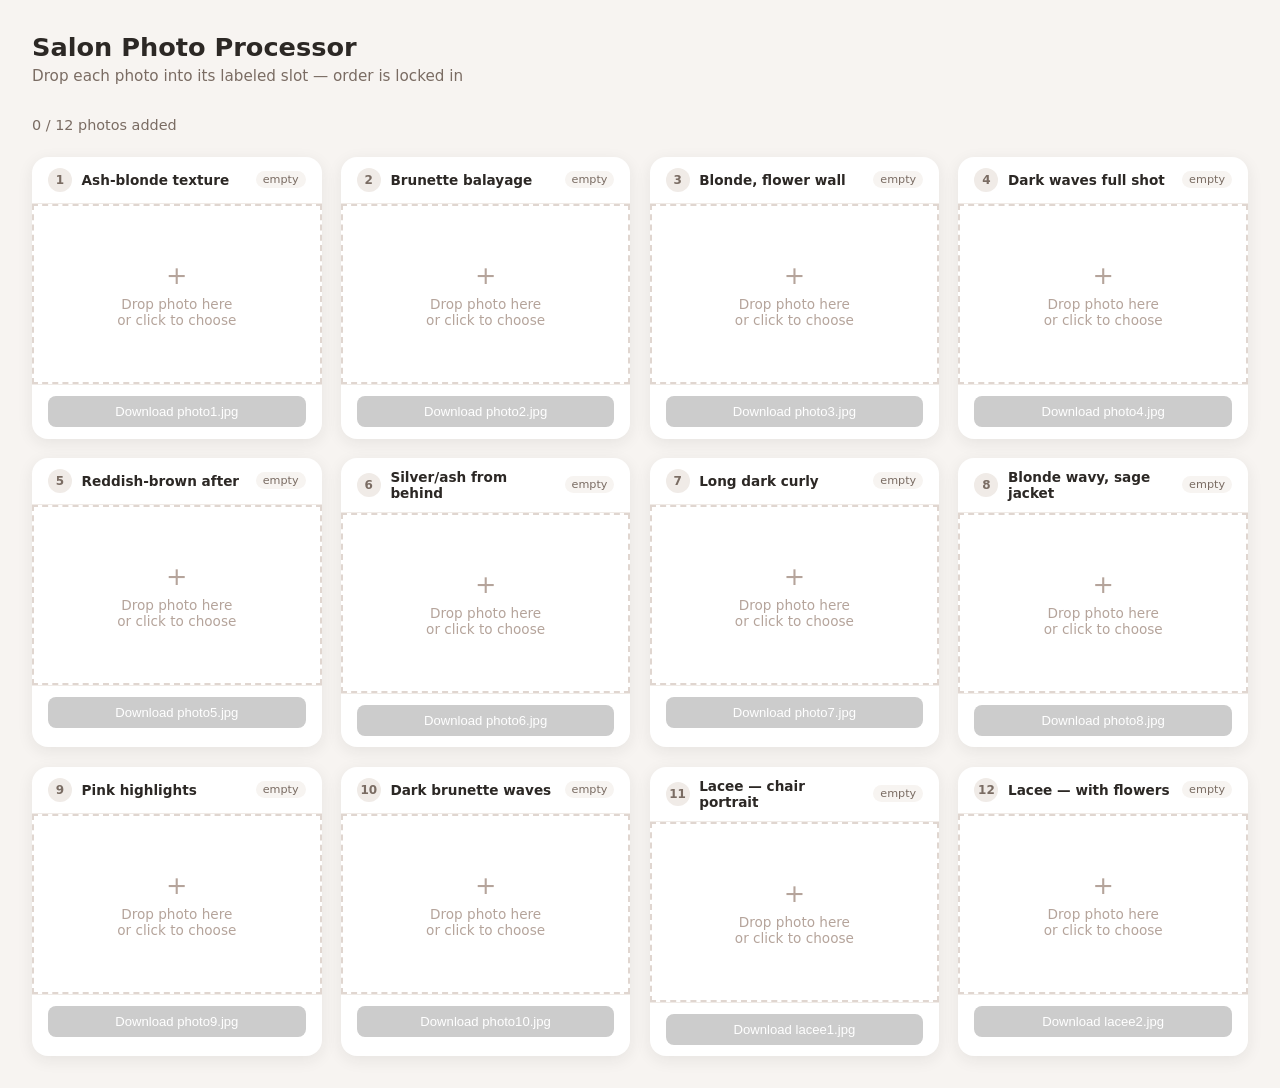
<file: process-photos.html>
<!DOCTYPE html>
<html lang="en">
<head>
  <meta charset="UTF-8" />
  <meta name="viewport" content="width=device-width, initial-scale=1.0" />
  <title>Salon Photo Processor</title>
  <style>
    * { box-sizing: border-box; margin: 0; padding: 0; }
    body {
      font-family: system-ui, sans-serif;
      background: #f7f4f1;
      color: #2c2825;
      padding: 2rem;
    }
    h1 { font-size: 1.6rem; margin-bottom: 0.3rem; }
    .subtitle { color: #7a6c63; margin-bottom: 2rem; font-size: 0.95rem; }

    #dl-all {
      display: none;
      margin-bottom: 2rem;
      background: #a0665a;
      color: white;
      border: none;
      border-radius: 10px;
      padding: 0.9rem 2.5rem;
      font-size: 1rem;
      font-weight: 600;
      cursor: pointer;
    }
    #dl-all:hover { background: #8a5149; }
    #progress {
      margin-bottom: 1.5rem;
      font-size: 0.9rem;
      color: #7a6c63;
    }

    .slots {
      display: grid;
      grid-template-columns: repeat(auto-fill, minmax(260px, 1fr));
      gap: 1.2rem;
    }

    .slot {
      background: white;
      border-radius: 16px;
      overflow: hidden;
      box-shadow: 0 4px 16px rgba(44,40,37,0.08);
    }

    .slot-header {
      padding: 0.7rem 1rem;
      display: flex;
      align-items: center;
      gap: 0.6rem;
      border-bottom: 1px solid #f0ebe7;
    }
    .slot-num {
      background: #f0ebe7;
      color: #7a6c63;
      font-size: 0.75rem;
      font-weight: 700;
      border-radius: 50%;
      width: 24px;
      height: 24px;
      display: flex;
      align-items: center;
      justify-content: center;
      flex-shrink: 0;
    }
    .slot-num.done { background: #2c2825; color: white; }
    .slot-label { font-size: 0.85rem; font-weight: 600; flex: 1; }
    .slot-badge {
      font-size: 0.7rem;
      color: #7a6c63;
      background: #f7f4f1;
      padding: 2px 7px;
      border-radius: 20px;
    }

    .slot-drop {
      min-height: 180px;
      display: flex;
      flex-direction: column;
      align-items: center;
      justify-content: center;
      gap: 0.4rem;
      cursor: pointer;
      border: 2px dashed #e0d6d0;
      border-radius: 0;
      transition: background 0.15s, border-color 0.15s;
      padding: 1rem;
      text-align: center;
      color: #b5a49b;
      font-size: 0.85rem;
    }
    .slot-drop:hover, .slot-drop.over {
      background: #fdf0eb;
      border-color: #c4a89a;
      color: #a0665a;
    }
    .slot-drop .icon { font-size: 1.6rem; }
    .slot-drop input { display: none; }

    .slot-preview {
      display: none;
      position: relative;
      background: #1a1410;
    }
    .slot-preview canvas {
      width: 100%;
      height: 200px;
      object-fit: cover;
      display: block;
    }
    .slot-preview .reuse-btn {
      position: absolute;
      top: 8px;
      right: 8px;
      background: rgba(0,0,0,0.55);
      color: white;
      border: none;
      border-radius: 6px;
      padding: 4px 10px;
      font-size: 0.75rem;
      cursor: pointer;
    }
    .slot-preview .reuse-btn:hover { background: rgba(160,102,90,0.85); }

    .slot-footer {
      padding: 0.7rem 1rem;
      border-top: 1px solid #f0ebe7;
    }
    .btn-dl {
      width: 100%;
      background: #2c2825;
      color: white;
      border: none;
      border-radius: 8px;
      padding: 0.5rem 1rem;
      font-size: 0.82rem;
      cursor: pointer;
      font-weight: 500;
    }
    .btn-dl:hover { background: #a0665a; }
    .btn-dl:disabled { background: #ccc; cursor: not-allowed; }
  </style>
</head>
<body>

<h1>Salon Photo Processor</h1>
<p class="subtitle">Drop each photo into its labeled slot — order is locked in</p>

<p id="progress">0 / 12 photos added</p>
<button id="dl-all">⬇ Download All</button>
<div class="slots" id="slots"></div>

<script>
const CROPS = {
  1:  [0.50, 0.03, 1.00, 0.97],
  2:  [0.47, 0.03, 1.00, 0.97],
  3:  [0.02, 0.03, 0.56, 0.97],
  4:  [0.03, 0.04, 0.97, 0.97],
  5:  [0.50, 0.03, 1.00, 0.97],
  6:  [0.50, 0.04, 1.00, 0.97],
  7:  [0.32, 0.03, 0.90, 0.97],
  8:  [0.44, 0.03, 1.00, 0.97],
  9:  [0.03, 0.05, 0.97, 0.97],
  10: [0.47, 0.03, 1.00, 0.97],
  11: [0.04, 0.02, 0.96, 0.97],
  12: [0.03, 0.02, 0.97, 0.97],
};

const ENHANCE = {
  1:  { brightness: 1.08, contrast: 1.22, saturate: 1.15 },
  2:  { brightness: 1.10, contrast: 1.20, saturate: 1.20 },
  3:  { brightness: 1.12, contrast: 1.18, saturate: 1.18 },
  4:  { brightness: 1.08, contrast: 1.25, saturate: 1.15 },
  5:  { brightness: 1.06, contrast: 1.28, saturate: 1.20 },
  6:  { brightness: 1.10, contrast: 1.20, saturate: 1.10 },
  7:  { brightness: 1.08, contrast: 1.22, saturate: 1.18 },
  8:  { brightness: 1.12, contrast: 1.18, saturate: 1.22 },
  9:  { brightness: 1.10, contrast: 1.18, saturate: 1.25 },
  10: { brightness: 1.08, contrast: 1.25, saturate: 1.15 },
  11: { brightness: 1.06, contrast: 1.14, saturate: 1.12 },
  12: { brightness: 1.06, contrast: 1.14, saturate: 1.12 },
};

const OUTPUT_NAMES = {
  11: 'lacee1.jpg',
  12: 'lacee2.jpg',
};

const LABELS = [
  null,
  'Ash-blonde texture',
  'Brunette balayage',
  'Blonde, flower wall',
  'Dark waves full shot',
  'Reddish-brown after',
  'Silver/ash from behind',
  'Long dark curly',
  'Blonde wavy, sage jacket',
  'Pink highlights',
  'Dark brunette waves',
  'Lacee — chair portrait',
  'Lacee — with flowers',
];

const TARGET_W = 800;
const TARGET_H = 1066;

const processedCanvases = {};
const slotsEl = document.getElementById('slots');
const dlAll   = document.getElementById('dl-all');
const progress = document.getElementById('progress');

function updateProgress() {
  const done = Object.keys(processedCanvases).length;
  progress.textContent = `${done} / 12 photos added`;
  dlAll.style.display = done > 0 ? 'inline-block' : 'none';
}

// Build the 12 slots
for (let num = 1; num <= 12; num++) {
  const outName = OUTPUT_NAMES[num] || `photo${num}.jpg`;

  const slot = document.createElement('div');
  slot.className = 'slot';
  slot.id = `slot-${num}`;
  slot.innerHTML = `
    <div class="slot-header">
      <div class="slot-num" id="num-${num}">${num}</div>
      <div class="slot-label">${LABELS[num]}</div>
      <div class="slot-badge" id="badge-${num}">empty</div>
    </div>
    <div class="slot-drop" id="drop-${num}">
      <div class="icon">+</div>
      <div>Drop photo here<br/>or click to choose</div>
      <input type="file" accept="image/*" id="input-${num}" />
    </div>
    <div class="slot-preview" id="preview-${num}">
      <canvas id="canvas-${num}"></canvas>
      <button class="reuse-btn" data-num="${num}">Replace</button>
    </div>
    <div class="slot-footer">
      <button class="btn-dl" id="dl-${num}" disabled>Download ${outName}</button>
    </div>
  `;
  slotsEl.appendChild(slot);

  const dropEl  = slot.querySelector(`#drop-${num}`);
  const inputEl = slot.querySelector(`#input-${num}`);

  dropEl.addEventListener('click', () => inputEl.click());
  dropEl.addEventListener('dragover', e => { e.preventDefault(); dropEl.classList.add('over'); });
  dropEl.addEventListener('dragleave', () => dropEl.classList.remove('over'));
  dropEl.addEventListener('drop', e => {
    e.preventDefault();
    dropEl.classList.remove('over');
    const file = e.dataTransfer.files[0];
    if (file) processFile(file, num);
  });
  inputEl.addEventListener('change', () => {
    if (inputEl.files[0]) processFile(inputEl.files[0], num);
  });

  slot.querySelector('.reuse-btn').addEventListener('click', () => {
    inputEl.click();
  });

  slot.querySelector(`#dl-${num}`).addEventListener('click', () => {
    if (processedCanvases[num]) downloadCanvas(processedCanvases[num], outName);
  });
}

function processFile(file, num) {
  document.getElementById(`badge-${num}`).textContent = 'processing…';
  const reader = new FileReader();
  reader.onload = e => {
    const img = new Image();
    img.onload = () => renderToCanvas(img, num);
    img.src = e.target.result;
  };
  reader.readAsDataURL(file);
}

function renderToCanvas(img, num) {
  const crop = CROPS[num];
  const enh  = ENHANCE[num];

  const iw = img.naturalWidth;
  const ih = img.naturalHeight;

  const sx = Math.floor(iw * crop[0]);
  const sy = Math.floor(ih * crop[1]);
  const sw = Math.floor(iw * (crop[2] - crop[0]));
  const sh = Math.floor(ih * (crop[3] - crop[1]));

  const scale = Math.max(TARGET_W / sw, TARGET_H / sh);
  const drawW = Math.round(sw * scale);
  const drawH = Math.round(sh * scale);
  const offX  = Math.round((drawW - TARGET_W) / 2);
  const offY  = Math.round((drawH - TARGET_H) / 2);

  const off = document.createElement('canvas');
  off.width  = TARGET_W;
  off.height = TARGET_H;
  const ctx = off.getContext('2d');
  ctx.filter = `brightness(${enh.brightness}) contrast(${enh.contrast}) saturate(${enh.saturate})`;
  ctx.drawImage(img, sx, sy, sw, sh, -offX, -offY, drawW, drawH);

  const canvas = document.getElementById(`canvas-${num}`);
  canvas.width  = TARGET_W;
  canvas.height = TARGET_H;
  canvas.getContext('2d').drawImage(off, 0, 0);

  processedCanvases[num] = off;

  document.getElementById(`drop-${num}`).style.display   = 'none';
  document.getElementById(`preview-${num}`).style.display = 'block';
  document.getElementById(`badge-${num}`).textContent = `${TARGET_W}×${TARGET_H}`;
  document.getElementById(`num-${num}`).classList.add('done');

  const dlBtn = document.getElementById(`dl-${num}`);
  dlBtn.disabled = false;

  updateProgress();
}

function downloadCanvas(canvas, filename) {
  canvas.toBlob(blob => {
    const url = URL.createObjectURL(blob);
    const a = document.createElement('a');
    a.href = url;
    a.download = filename;
    a.click();
    URL.revokeObjectURL(url);
  }, 'image/jpeg', 0.92);
}

dlAll.addEventListener('click', async () => {
  const nums = Object.keys(processedCanvases).map(Number).sort((a, b) => a - b);
  for (const num of nums) {
    const outName = OUTPUT_NAMES[num] || `photo${num}.jpg`;
    downloadCanvas(processedCanvases[num], outName);
    await new Promise(r => setTimeout(r, 220));
  }
});
</script>
</body>
</html>
</file>
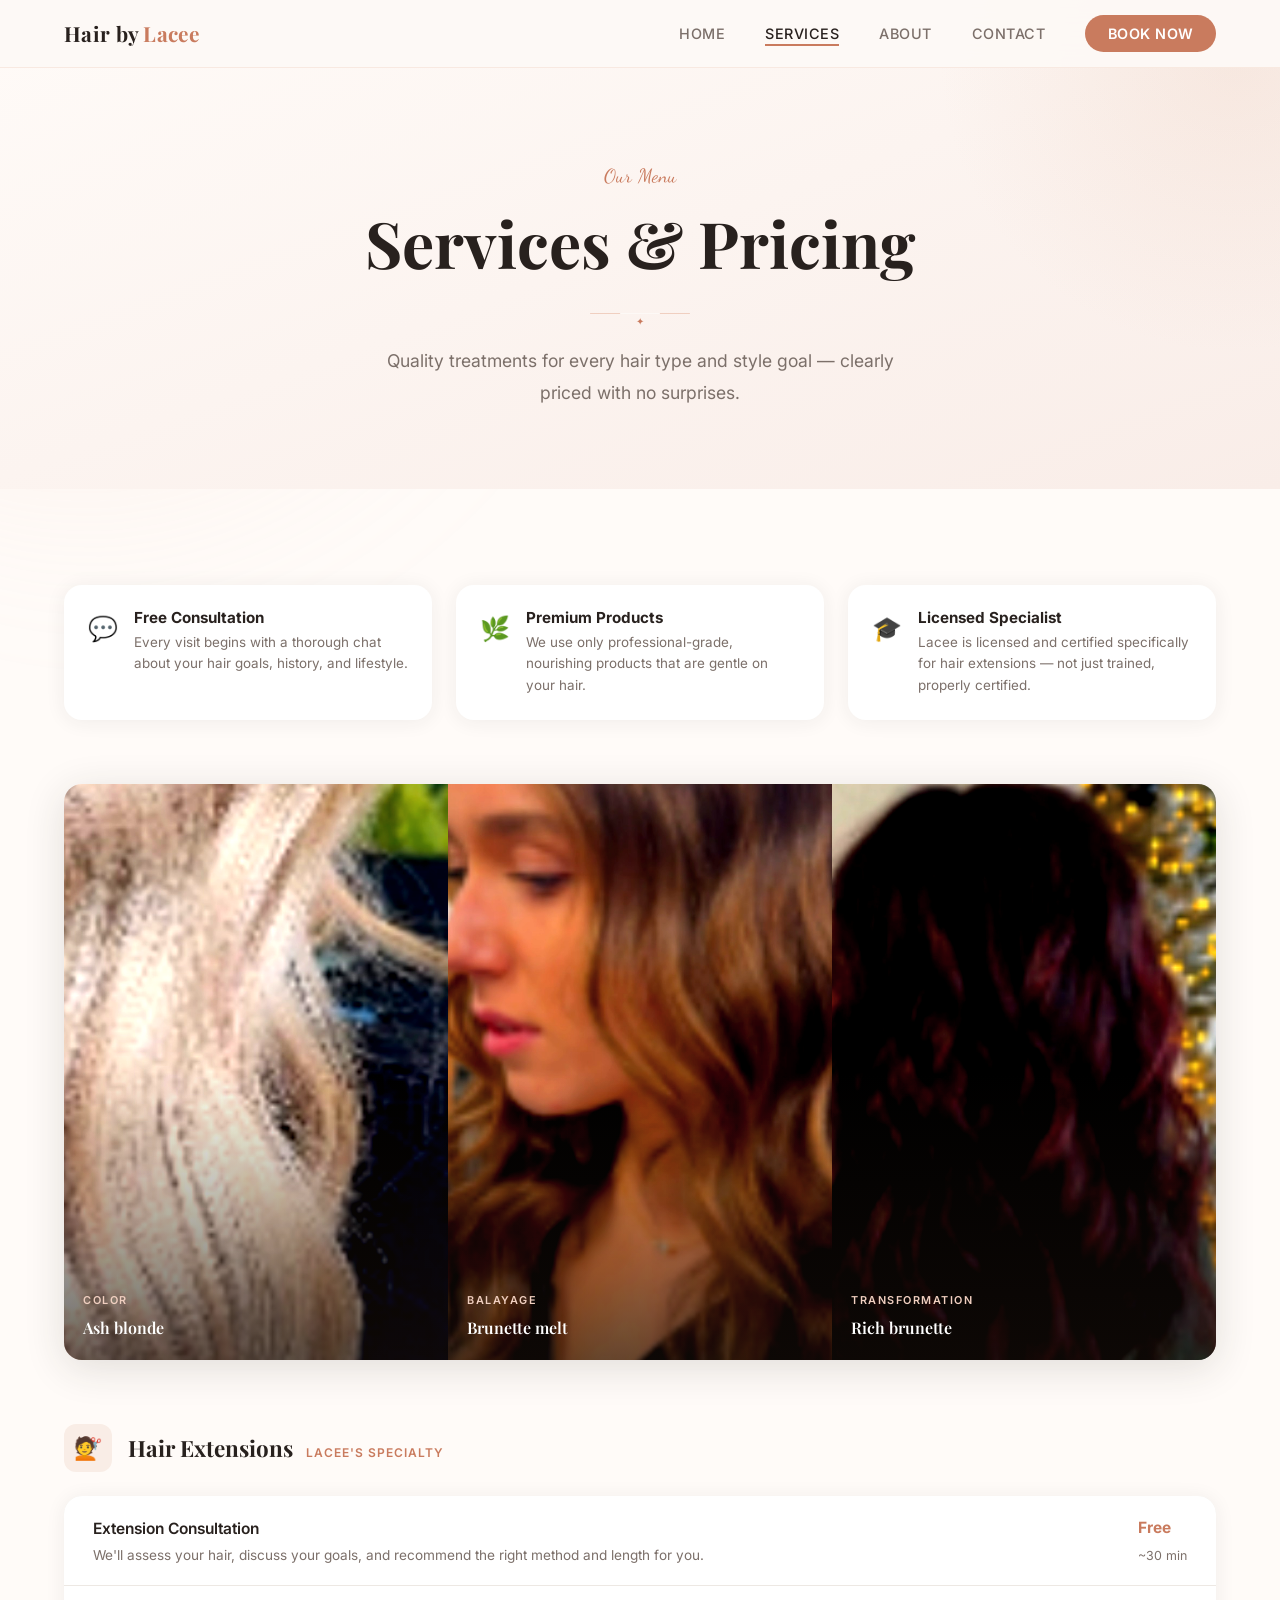
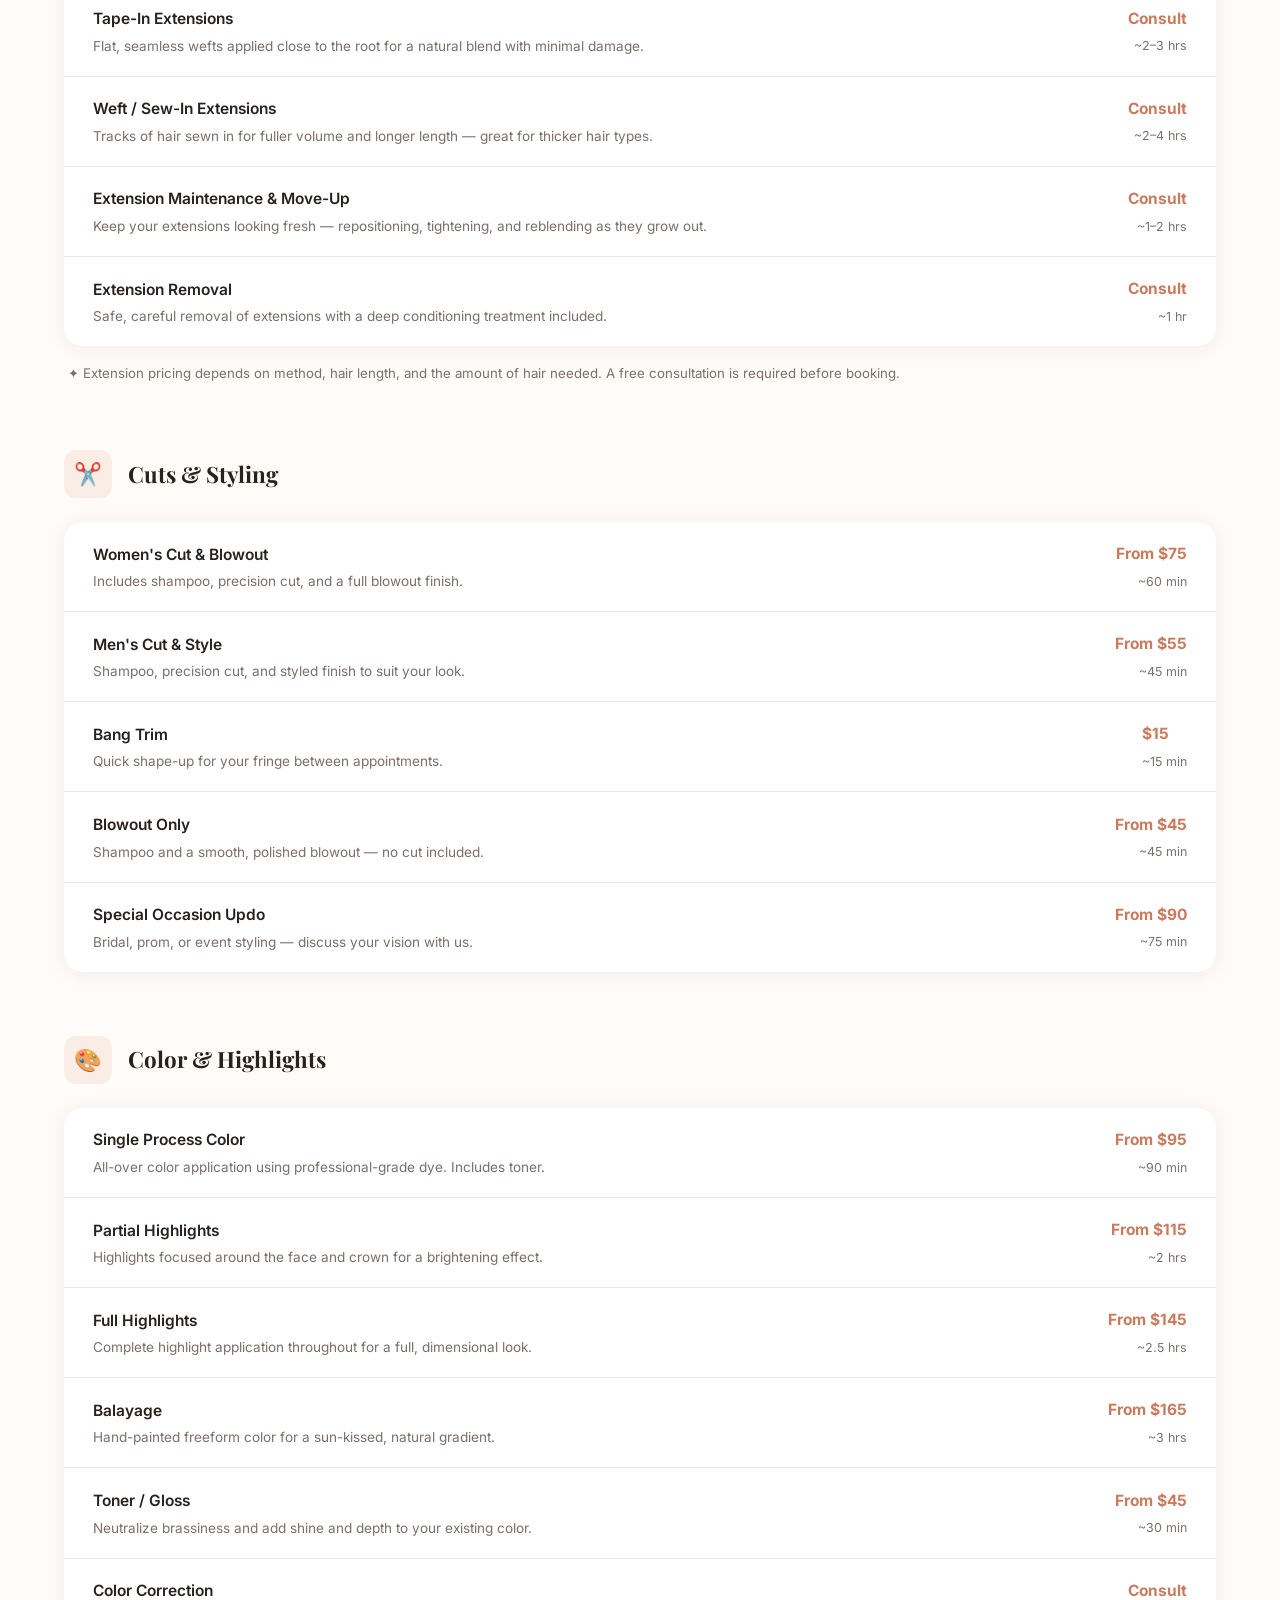
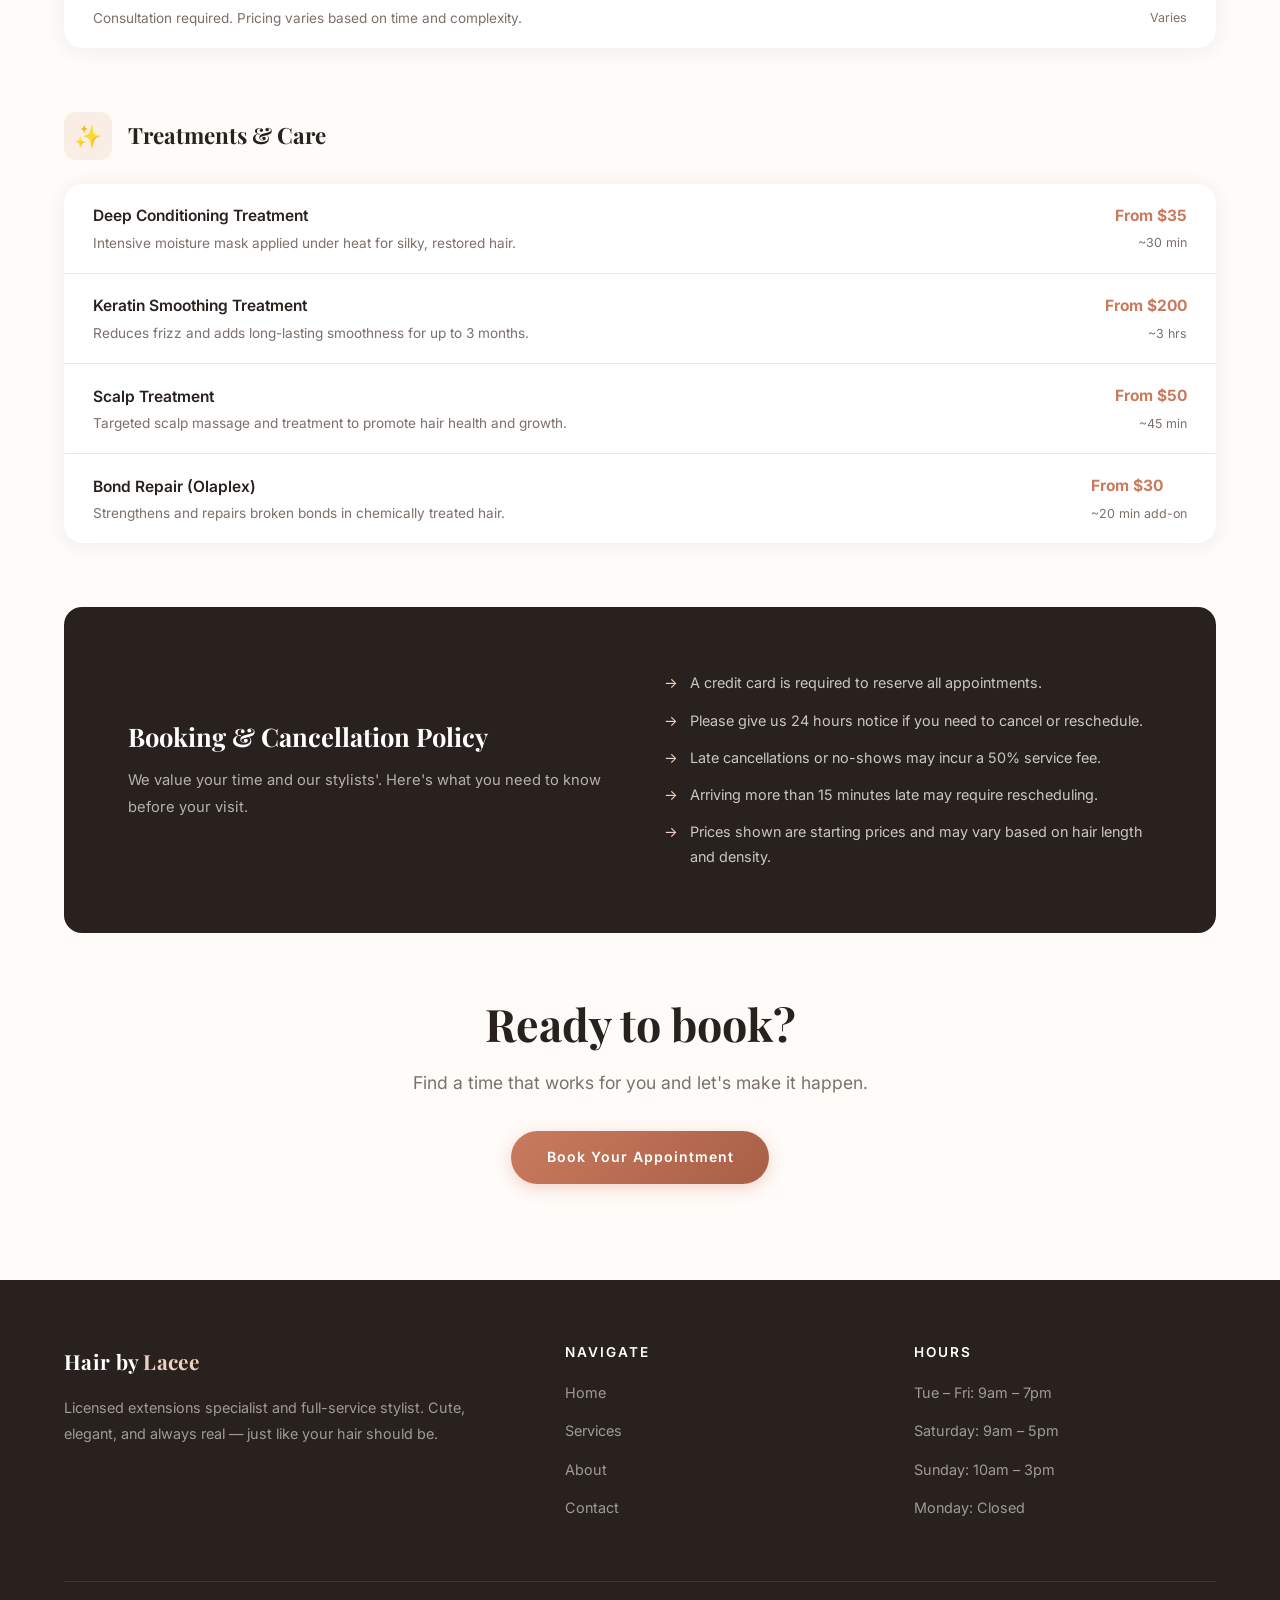
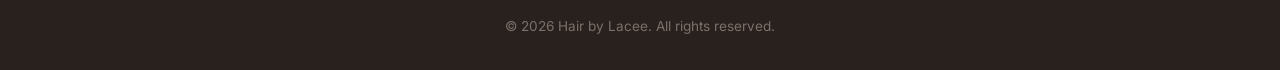
<file: services.html>
<!DOCTYPE html>
<html lang="en">
<head>
  <meta charset="UTF-8" />
  <meta name="viewport" content="width=device-width, initial-scale=1.0" />
  <title>Services — Hair by Lacee</title>
  <link rel="preconnect" href="https://fonts.googleapis.com" />
  <link href="https://fonts.googleapis.com/css2?family=Playfair+Display:ital,wght@0,400;0,600;0,700;1,400&family=Dancing+Script:wght@600&family=Inter:wght@300;400;500;600&display=swap" rel="stylesheet" />
  <link rel="stylesheet" href="styles.css" />
  <style>
    /* ===== SERVICE CATEGORIES ===== */
    .services-main {
      background: var(--warm-white);
    }

    .category-tabs {
      display: flex;
      gap: 0.75rem;
      justify-content: center;
      flex-wrap: wrap;
      margin-bottom: 3.5rem;
    }

    .tab-btn {
      padding: 0.6rem 1.4rem;
      border-radius: 50px;
      border: 2px solid var(--light-gray);
      background: white;
      font-size: 0.88rem;
      font-weight: 600;
      color: var(--warm-gray);
      cursor: pointer;
      transition: all var(--transition);
    }

    .tab-btn:hover,
    .tab-btn.active {
      border-color: var(--rose);
      background: var(--rose);
      color: white;
    }

    /* ===== SERVICE BLOCKS ===== */
    .service-block {
      margin-bottom: 4rem;
    }

    .service-block-header {
      display: flex;
      align-items: center;
      gap: 1rem;
      margin-bottom: 1.5rem;
    }

    .block-icon {
      width: 48px;
      height: 48px;
      background: rgba(201,137,110,0.12);
      border-radius: 12px;
      display: flex;
      align-items: center;
      justify-content: center;
      font-size: 1.4rem;
      flex-shrink: 0;
    }

    .block-title {
      font-size: 1.4rem;
      font-family: var(--font-serif);
    }

    .service-items {
      display: grid;
      gap: 1px;
      background: var(--light-gray);
      border-radius: var(--radius);
      overflow: hidden;
      box-shadow: var(--shadow);
    }

    .service-item {
      display: flex;
      align-items: center;
      justify-content: space-between;
      padding: 1.2rem 1.8rem;
      background: white;
      transition: background var(--transition);
      gap: 1rem;
    }

    .service-item:hover {
      background: var(--cream);
    }

    .service-item-info {
      flex: 1;
    }

    .service-item-name {
      font-weight: 600;
      color: var(--charcoal);
      margin-bottom: 0.2rem;
      font-size: 0.97rem;
    }

    .service-item-desc {
      font-size: 0.85rem;
      color: var(--warm-gray);
      margin: 0;
      line-height: 1.5;
    }

    .service-item-price {
      font-weight: 700;
      color: var(--rose);
      font-size: 0.97rem;
      white-space: nowrap;
    }

    .service-item-duration {
      font-size: 0.78rem;
      color: var(--warm-gray);
      text-align: right;
      margin-top: 0.2rem;
    }

    /* ===== INFO CARDS ===== */
    .info-strip {
      display: grid;
      grid-template-columns: repeat(3, 1fr);
      gap: 1.5rem;
      margin-bottom: 4rem;
    }

    .info-card {
      background: white;
      border-radius: var(--radius);
      padding: 1.5rem;
      box-shadow: var(--shadow);
      display: flex;
      align-items: flex-start;
      gap: 1rem;
    }

    .info-card-icon {
      font-size: 1.5rem;
      flex-shrink: 0;
    }

    .info-card h4 {
      font-size: 0.95rem;
      margin-bottom: 0.3rem;
      font-family: var(--font-sans);
    }

    .info-card p {
      font-size: 0.84rem;
      color: var(--warm-gray);
      margin: 0;
      line-height: 1.6;
    }

    /* ===== WORK SHOWCASE ===== */
    .work-showcase {
      display: grid;
      grid-template-columns: repeat(3, 1fr);
      gap: 0;
      margin-bottom: 4rem;
      border-radius: var(--radius);
      overflow: hidden;
      box-shadow: 0 8px 40px rgba(44,40,37,0.14);
    }

    .showcase-item {
      position: relative;
      aspect-ratio: 2 / 3;
      overflow: hidden;
    }

    .showcase-item img {
      width: 100%;
      height: 100%;
      object-fit: cover;
      object-position: center top;
      filter: brightness(1.04) contrast(1.18) saturate(1.22) sepia(0.09) hue-rotate(-6deg);
      transition: filter 0.4s ease, transform 0.4s ease;
      display: block;
    }

    .showcase-item:hover img {
      filter: brightness(1.10) contrast(1.20) saturate(1.30) sepia(0.04) hue-rotate(-3deg);
      transform: scale(1.06);
    }

    .showcase-item::after {
      content: '';
      position: absolute;
      inset: 0;
      background: linear-gradient(to bottom, transparent 50%, rgba(20,12,8,0.65) 100%);
      pointer-events: none;
    }

    .showcase-caption {
      position: absolute;
      bottom: 1.2rem;
      left: 1.2rem;
      z-index: 2;
      color: white;
    }

    .showcase-caption-tag {
      font-size: 0.68rem;
      font-weight: 600;
      letter-spacing: 1.5px;
      text-transform: uppercase;
      color: var(--blush);
      margin-bottom: 0.25rem;
    }

    .showcase-caption-title {
      font-family: var(--font-serif);
      font-size: 1rem;
      font-weight: 600;
    }

    /* Placeholder */
    .showcase-ph {
      width: 100%;
      height: 100%;
      display: flex;
      flex-direction: column;
      align-items: center;
      justify-content: center;
      gap: 0.5rem;
      font-size: 0.78rem;
      color: rgba(255,255,255,0.3);
      font-family: var(--font-sans);
    }
    .showcase-ph span { font-size: 1.8rem; opacity: 0.2; }
    .showcase-item:nth-child(1) .showcase-ph { background: #2c1f18; }
    .showcase-item:nth-child(2) .showcase-ph { background: #1e1512; }
    .showcase-item:nth-child(3) .showcase-ph { background: #261a14; }

    @media (max-width: 600px) {
      .work-showcase { grid-template-columns: 1fr; }
      .showcase-item:nth-child(2),
      .showcase-item:nth-child(3) { display: none; }
    }

    /* ===== POLICY SECTION ===== */
    .policy-section {
      background: var(--charcoal);
      padding: 4rem;
      border-radius: var(--radius);
      color: white;
      display: grid;
      grid-template-columns: 1fr 1fr;
      gap: 3rem;
      align-items: center;
      margin-bottom: 4rem;
    }

    .policy-section h3 {
      color: white;
      margin-bottom: 1rem;
    }

    .policy-section p {
      color: rgba(255,255,255,0.65);
      font-size: 0.92rem;
      margin: 0;
    }

    .policy-list {
      list-style: none;
      display: flex;
      flex-direction: column;
      gap: 0.8rem;
    }

    .policy-list li {
      display: flex;
      gap: 0.75rem;
      align-items: flex-start;
      font-size: 0.9rem;
      color: rgba(255,255,255,0.75);
    }

    .policy-list li span:first-child {
      color: var(--blush);
      flex-shrink: 0;
    }

    @media (max-width: 768px) {
      .info-strip {
        grid-template-columns: 1fr;
      }

      .policy-section {
        grid-template-columns: 1fr;
        padding: 2rem;
      }

      .service-item {
        flex-direction: column;
        align-items: flex-start;
      }

      .service-item-price {
        align-self: flex-end;
      }
    }
  </style>
</head>
<body>
  <div class="bg-blob"></div>

  <!-- NAVIGATION -->
  <nav>
    <a href="index.html" class="nav-logo">Hair by <span>Lacee</span></a>
    <ul class="nav-links" id="navLinks">
      <li><a href="index.html">Home</a></li>
      <li><a href="services.html" class="active">Services</a></li>
      <li><a href="about.html">About</a></li>
      <li><a href="contact.html">Contact</a></li>
      <li><a href="contact.html#booking" class="nav-cta">Book Now</a></li>
    </ul>
    <div class="hamburger" id="hamburger" onclick="toggleNav()">
      <span></span><span></span><span></span>
    </div>
  </nav>

  <!-- PAGE HERO -->
  <section class="page-hero">
    <div class="section-label">Our Menu</div>
    <h1>Services & Pricing</h1>
    <div class="divider"></div>
    <p class="section-subtitle">Quality treatments for every hair type and style goal — clearly priced with no surprises.</p>
  </section>

  <!-- MAIN SERVICES -->
  <section class="section services-main">
    <div class="container">

      <!-- Info Strip -->
      <div class="info-strip fade-in">
        <div class="info-card">
          <div class="info-card-icon">💬</div>
          <div>
            <h4>Free Consultation</h4>
            <p>Every visit begins with a thorough chat about your hair goals, history, and lifestyle.</p>
          </div>
        </div>
        <div class="info-card">
          <div class="info-card-icon">🌿</div>
          <div>
            <h4>Premium Products</h4>
            <p>We use only professional-grade, nourishing products that are gentle on your hair.</p>
          </div>
        </div>
        <div class="info-card">
          <div class="info-card-icon">🎓</div>
          <div>
            <h4>Licensed Specialist</h4>
            <p>Lacee is licensed and certified specifically for hair extensions — not just trained, properly certified.</p>
          </div>
        </div>
      </div>

      <div class="work-showcase fade-in">

        <div class="showcase-item">
          <img src="images/photo1.jpg" alt="Ash blonde highlights by Lacee" />
          <div class="showcase-caption">
            <div class="showcase-caption-tag">Color</div>
            <div class="showcase-caption-title">Ash blonde</div>
          </div>
        </div>

        <div class="showcase-item">
          <img src="images/photo2.jpg" alt="Brunette balayage by Lacee" />
          <div class="showcase-caption">
            <div class="showcase-caption-tag">Balayage</div>
            <div class="showcase-caption-title">Brunette melt</div>
          </div>
        </div>

        <div class="showcase-item">
          <img src="images/photo5.jpg" alt="Color transformation by Lacee" />
          <div class="showcase-caption">
            <div class="showcase-caption-tag">Transformation</div>
            <div class="showcase-caption-title">Rich brunette</div>
          </div>
        </div>

      </div>

      <!-- Extensions -->
      <div class="service-block fade-in">
        <div class="service-block-header">
          <div class="block-icon">💇</div>
          <h3 class="block-title">Hair Extensions <span style="font-size: 0.75rem; color: var(--rose); font-family: var(--font-sans); font-weight: 600; letter-spacing: 1px; text-transform: uppercase; margin-left: 0.5rem;">Lacee's Specialty</span></h3>
        </div>
        <div class="service-items">
          <div class="service-item">
            <div class="service-item-info">
              <div class="service-item-name">Extension Consultation</div>
              <p class="service-item-desc">We'll assess your hair, discuss your goals, and recommend the right method and length for you.</p>
            </div>
            <div>
              <div class="service-item-price">Free</div>
              <div class="service-item-duration">~30 min</div>
            </div>
          </div>
          <div class="service-item">
            <div class="service-item-info">
              <div class="service-item-name">Tape-In Extensions</div>
              <p class="service-item-desc">Flat, seamless wefts applied close to the root for a natural blend with minimal damage.</p>
            </div>
            <div>
              <div class="service-item-price">Consult</div>
              <div class="service-item-duration">~2–3 hrs</div>
            </div>
          </div>
          <div class="service-item">
            <div class="service-item-info">
              <div class="service-item-name">Weft / Sew-In Extensions</div>
              <p class="service-item-desc">Tracks of hair sewn in for fuller volume and longer length — great for thicker hair types.</p>
            </div>
            <div>
              <div class="service-item-price">Consult</div>
              <div class="service-item-duration">~2–4 hrs</div>
            </div>
          </div>
          <div class="service-item">
            <div class="service-item-info">
              <div class="service-item-name">Extension Maintenance & Move-Up</div>
              <p class="service-item-desc">Keep your extensions looking fresh — repositioning, tightening, and reblending as they grow out.</p>
            </div>
            <div>
              <div class="service-item-price">Consult</div>
              <div class="service-item-duration">~1–2 hrs</div>
            </div>
          </div>
          <div class="service-item">
            <div class="service-item-info">
              <div class="service-item-name">Extension Removal</div>
              <p class="service-item-desc">Safe, careful removal of extensions with a deep conditioning treatment included.</p>
            </div>
            <div>
              <div class="service-item-price">Consult</div>
              <div class="service-item-duration">~1 hr</div>
            </div>
          </div>
        </div>
        <p style="font-size: 0.83rem; color: var(--warm-gray); margin-top: 1rem; padding-left: 0.25rem;">✦ Extension pricing depends on method, hair length, and the amount of hair needed. A free consultation is required before booking.</p>
      </div>

      <!-- Cuts & Styling -->
      <div class="service-block fade-in">
        <div class="service-block-header">
          <div class="block-icon">✂️</div>
          <h3 class="block-title">Cuts & Styling</h3>
        </div>
        <div class="service-items">
          <div class="service-item">
            <div class="service-item-info">
              <div class="service-item-name">Women's Cut & Blowout</div>
              <p class="service-item-desc">Includes shampoo, precision cut, and a full blowout finish.</p>
            </div>
            <div>
              <div class="service-item-price">From $75</div>
              <div class="service-item-duration">~60 min</div>
            </div>
          </div>
          <div class="service-item">
            <div class="service-item-info">
              <div class="service-item-name">Men's Cut & Style</div>
              <p class="service-item-desc">Shampoo, precision cut, and styled finish to suit your look.</p>
            </div>
            <div>
              <div class="service-item-price">From $55</div>
              <div class="service-item-duration">~45 min</div>
            </div>
          </div>
          <div class="service-item">
            <div class="service-item-info">
              <div class="service-item-name">Bang Trim</div>
              <p class="service-item-desc">Quick shape-up for your fringe between appointments.</p>
            </div>
            <div>
              <div class="service-item-price">$15</div>
              <div class="service-item-duration">~15 min</div>
            </div>
          </div>
          <div class="service-item">
            <div class="service-item-info">
              <div class="service-item-name">Blowout Only</div>
              <p class="service-item-desc">Shampoo and a smooth, polished blowout — no cut included.</p>
            </div>
            <div>
              <div class="service-item-price">From $45</div>
              <div class="service-item-duration">~45 min</div>
            </div>
          </div>
          <div class="service-item">
            <div class="service-item-info">
              <div class="service-item-name">Special Occasion Updo</div>
              <p class="service-item-desc">Bridal, prom, or event styling — discuss your vision with us.</p>
            </div>
            <div>
              <div class="service-item-price">From $90</div>
              <div class="service-item-duration">~75 min</div>
            </div>
          </div>
        </div>
      </div>

      <!-- Color -->
      <div class="service-block fade-in">
        <div class="service-block-header">
          <div class="block-icon">🎨</div>
          <h3 class="block-title">Color & Highlights</h3>
        </div>
        <div class="service-items">
          <div class="service-item">
            <div class="service-item-info">
              <div class="service-item-name">Single Process Color</div>
              <p class="service-item-desc">All-over color application using professional-grade dye. Includes toner.</p>
            </div>
            <div>
              <div class="service-item-price">From $95</div>
              <div class="service-item-duration">~90 min</div>
            </div>
          </div>
          <div class="service-item">
            <div class="service-item-info">
              <div class="service-item-name">Partial Highlights</div>
              <p class="service-item-desc">Highlights focused around the face and crown for a brightening effect.</p>
            </div>
            <div>
              <div class="service-item-price">From $115</div>
              <div class="service-item-duration">~2 hrs</div>
            </div>
          </div>
          <div class="service-item">
            <div class="service-item-info">
              <div class="service-item-name">Full Highlights</div>
              <p class="service-item-desc">Complete highlight application throughout for a full, dimensional look.</p>
            </div>
            <div>
              <div class="service-item-price">From $145</div>
              <div class="service-item-duration">~2.5 hrs</div>
            </div>
          </div>
          <div class="service-item">
            <div class="service-item-info">
              <div class="service-item-name">Balayage</div>
              <p class="service-item-desc">Hand-painted freeform color for a sun-kissed, natural gradient.</p>
            </div>
            <div>
              <div class="service-item-price">From $165</div>
              <div class="service-item-duration">~3 hrs</div>
            </div>
          </div>
          <div class="service-item">
            <div class="service-item-info">
              <div class="service-item-name">Toner / Gloss</div>
              <p class="service-item-desc">Neutralize brassiness and add shine and depth to your existing color.</p>
            </div>
            <div>
              <div class="service-item-price">From $45</div>
              <div class="service-item-duration">~30 min</div>
            </div>
          </div>
          <div class="service-item">
            <div class="service-item-info">
              <div class="service-item-name">Color Correction</div>
              <p class="service-item-desc">Consultation required. Pricing varies based on time and complexity.</p>
            </div>
            <div>
              <div class="service-item-price">Consult</div>
              <div class="service-item-duration">Varies</div>
            </div>
          </div>
        </div>
      </div>

      <!-- Treatments -->
      <div class="service-block fade-in">
        <div class="service-block-header">
          <div class="block-icon">✨</div>
          <h3 class="block-title">Treatments & Care</h3>
        </div>
        <div class="service-items">
          <div class="service-item">
            <div class="service-item-info">
              <div class="service-item-name">Deep Conditioning Treatment</div>
              <p class="service-item-desc">Intensive moisture mask applied under heat for silky, restored hair.</p>
            </div>
            <div>
              <div class="service-item-price">From $35</div>
              <div class="service-item-duration">~30 min</div>
            </div>
          </div>
          <div class="service-item">
            <div class="service-item-info">
              <div class="service-item-name">Keratin Smoothing Treatment</div>
              <p class="service-item-desc">Reduces frizz and adds long-lasting smoothness for up to 3 months.</p>
            </div>
            <div>
              <div class="service-item-price">From $200</div>
              <div class="service-item-duration">~3 hrs</div>
            </div>
          </div>
          <div class="service-item">
            <div class="service-item-info">
              <div class="service-item-name">Scalp Treatment</div>
              <p class="service-item-desc">Targeted scalp massage and treatment to promote hair health and growth.</p>
            </div>
            <div>
              <div class="service-item-price">From $50</div>
              <div class="service-item-duration">~45 min</div>
            </div>
          </div>
          <div class="service-item">
            <div class="service-item-info">
              <div class="service-item-name">Bond Repair (Olaplex)</div>
              <p class="service-item-desc">Strengthens and repairs broken bonds in chemically treated hair.</p>
            </div>
            <div>
              <div class="service-item-price">From $30</div>
              <div class="service-item-duration">~20 min add-on</div>
            </div>
          </div>
        </div>
      </div>

      <!-- Policy -->
      <div class="policy-section fade-in">
        <div>
          <h3>Booking & Cancellation Policy</h3>
          <p>We value your time and our stylists'. Here's what you need to know before your visit.</p>
        </div>
        <ul class="policy-list">
          <li><span>→</span><span>A credit card is required to reserve all appointments.</span></li>
          <li><span>→</span><span>Please give us 24 hours notice if you need to cancel or reschedule.</span></li>
          <li><span>→</span><span>Late cancellations or no-shows may incur a 50% service fee.</span></li>
          <li><span>→</span><span>Arriving more than 15 minutes late may require rescheduling.</span></li>
          <li><span>→</span><span>Prices shown are starting prices and may vary based on hair length and density.</span></li>
        </ul>
      </div>

      <!-- CTA -->
      <div class="text-center fade-in">
        <h2 style="margin-bottom:1rem;">Ready to book?</h2>
        <p class="section-subtitle" style="margin:0 auto 2rem;">Find a time that works for you and let's make it happen.</p>
        <a href="contact.html#booking" class="btn btn-primary">Book Your Appointment</a>
      </div>

    </div>
  </section>

  <!-- FOOTER -->
  <footer>
    <div class="footer-grid">
      <div class="footer-brand">
        <a href="index.html" class="nav-logo">Hair by <span style="color:var(--blush)">Lacee</span></a>
        <p>Licensed extensions specialist and full-service stylist. Cute, elegant, and always real — just like your hair should be.</p>
      </div>
      <div class="footer-col">
        <h4>Navigate</h4>
        <ul>
          <li><a href="index.html">Home</a></li>
          <li><a href="services.html">Services</a></li>
          <li><a href="about.html">About</a></li>
          <li><a href="contact.html">Contact</a></li>
        </ul>
      </div>
      <div class="footer-col">
        <h4>Hours</h4>
        <ul>
          <li><a>Tue – Fri: 9am – 7pm</a></li>
          <li><a>Saturday: 9am – 5pm</a></li>
          <li><a>Sunday: 10am – 3pm</a></li>
          <li><a>Monday: Closed</a></li>
        </ul>
      </div>
    </div>
    <div class="footer-bottom">
      <p>© 2026 Hair by Lacee. All rights reserved.</p>
    </div>
  </footer>

  <script src="main.js"></script>
</body>
</html>
</file>
<file: styles.css>
/* ===== RESET & BASE ===== */
*, *::before, *::after {
  box-sizing: border-box;
  margin: 0;
  padding: 0;
}

:root {
  --cream: #fdf9f6;
  --warm-white: #fffbf8;
  --blush: #f0cfc0;
  --rose: #c97b5e;
  --deep-rose: #a85f46;
  --charcoal: #28211e;
  --warm-gray: #7c706a;
  --light-gray: #ede8e3;
  --gold: #c9a96e;
  --soft-pink: #f9ede8;

  --font-serif: 'Playfair Display', Georgia, serif;
  --font-sans: 'Inter', 'Helvetica Neue', Arial, sans-serif;
  --font-script: 'Dancing Script', cursive;

  --transition: 0.3s ease;
  --shadow: 0 2px 20px rgba(44, 40, 37, 0.07);
  --shadow-hover: 0 10px 44px rgba(44, 40, 37, 0.14);
  --radius: 18px;
}

html {
  scroll-behavior: smooth;
}

body {
  font-family: var(--font-sans);
  background-color: var(--cream);
  color: var(--charcoal);
  line-height: 1.7;
  font-size: 16px;
}

img {
  max-width: 100%;
  display: block;
}

a {
  color: inherit;
  text-decoration: none;
}

/* ===== TYPOGRAPHY ===== */
h1, h2, h3, h4 {
  font-family: var(--font-serif);
  line-height: 1.2;
  color: var(--charcoal);
}

h1 { font-size: clamp(2.5rem, 5vw, 4rem); }
h2 { font-size: clamp(1.8rem, 3.5vw, 2.8rem); }
h3 { font-size: clamp(1.2rem, 2vw, 1.6rem); }

p {
  color: var(--warm-gray);
  line-height: 1.8;
}

/* ===== NAVIGATION ===== */
nav {
  position: fixed;
  top: 0;
  left: 0;
  right: 0;
  z-index: 100;
  display: flex;
  align-items: center;
  justify-content: space-between;
  padding: 1rem 4rem;
  background: rgba(253, 249, 246, 0.94);
  backdrop-filter: blur(16px);
  -webkit-backdrop-filter: blur(16px);
  border-bottom: 1px solid rgba(240, 207, 192, 0.4);
  transition: var(--transition);
}

.nav-logo {
  font-family: var(--font-serif);
  font-size: 1.3rem;
  font-weight: 700;
  color: var(--charcoal);
  letter-spacing: 0.3px;
}

.nav-logo span {
  color: var(--rose);
}

.nav-links {
  display: flex;
  list-style: none;
  gap: 2.5rem;
  align-items: center;
}

.nav-links a {
  font-size: 0.9rem;
  font-weight: 500;
  letter-spacing: 0.5px;
  text-transform: uppercase;
  color: var(--warm-gray);
  transition: color var(--transition);
  position: relative;
}

.nav-links a::after {
  content: '';
  position: absolute;
  bottom: -4px;
  left: 0;
  width: 0;
  height: 2px;
  background: var(--rose);
  transition: width var(--transition);
}

.nav-links a:hover,
.nav-links a.active {
  color: var(--charcoal);
}

.nav-links a:hover::after,
.nav-links a.active::after {
  width: 100%;
}

.nav-cta {
  background: var(--rose) !important;
  color: white !important;
  padding: 0.6rem 1.4rem;
  border-radius: 50px;
  font-weight: 600 !important;
  transition: background var(--transition), transform var(--transition) !important;
}

.nav-cta:hover {
  background: var(--deep-rose) !important;
  transform: translateY(-1px);
}

.nav-cta::after {
  display: none !important;
}

.hamburger {
  display: none;
  flex-direction: column;
  gap: 5px;
  cursor: pointer;
  padding: 4px;
}

.hamburger span {
  display: block;
  width: 24px;
  height: 2px;
  background: var(--charcoal);
  transition: var(--transition);
}

/* ===== BUTTONS ===== */
.btn {
  display: inline-block;
  padding: 0.9rem 2.2rem;
  border-radius: 50px;
  font-weight: 600;
  font-size: 0.88rem;
  letter-spacing: 1px;
  cursor: pointer;
  transition: all var(--transition);
  border: none;
}

.btn-primary {
  background: linear-gradient(135deg, var(--rose), var(--deep-rose));
  color: white;
  box-shadow: 0 4px 16px rgba(201, 123, 94, 0.3);
}

.btn-primary:hover {
  background: linear-gradient(135deg, var(--deep-rose), #8f4f38);
  transform: translateY(-2px);
  box-shadow: 0 8px 24px rgba(201, 123, 94, 0.45);
}

.btn-outline {
  background: transparent;
  color: var(--charcoal);
  border: 2px solid var(--charcoal);
}

.btn-outline:hover {
  background: var(--charcoal);
  color: white;
  transform: translateY(-2px);
}

.btn-light {
  background: white;
  color: var(--charcoal);
}

.btn-light:hover {
  background: var(--cream);
  transform: translateY(-2px);
  box-shadow: var(--shadow-hover);
}

/* ===== SECTION LAYOUT ===== */
.section {
  padding: 6rem 4rem;
}

.section-sm {
  padding: 4rem 4rem;
}

.container {
  max-width: 1200px;
  margin: 0 auto;
}

.section-label {
  font-family: var(--font-script);
  font-size: 1.2rem;
  font-weight: 400;
  letter-spacing: 0.5px;
  text-transform: none;
  color: var(--rose);
  margin-bottom: 0.75rem;
}

.section-title {
  margin-bottom: 1.2rem;
}

.section-subtitle {
  font-size: 1.1rem;
  max-width: 560px;
  margin-bottom: 2.5rem;
}

.text-center {
  text-align: center;
}

.text-center .section-subtitle {
  margin-left: auto;
  margin-right: auto;
}

/* ===== PAGE HERO (inner pages) ===== */
.page-hero {
  padding: 10rem 4rem 5rem;
  background: linear-gradient(160deg, var(--warm-white) 0%, var(--soft-pink) 100%);
  text-align: center;
  position: relative;
  overflow: hidden;
}

.page-hero::before {
  content: '';
  position: absolute;
  top: -50%;
  right: -20%;
  width: 600px;
  height: 600px;
  border-radius: 50%;
  background: radial-gradient(circle, rgba(232,196,176,0.25) 0%, transparent 70%);
}

.page-hero .section-subtitle {
  margin: 0 auto;
}

/* ===== DIVIDER ===== */
.divider {
  display: flex;
  align-items: center;
  justify-content: center;
  gap: 0.6rem;
  margin: 1.5rem auto;
  width: fit-content;
}

.divider::before,
.divider::after {
  content: '';
  display: block;
  width: 40px;
  height: 1.5px;
  background: var(--blush);
  border-radius: 2px;
}

.divider::before {
  content: '✦';
  width: auto;
  height: auto;
  background: none;
  font-size: 0.7rem;
  color: var(--rose);
  line-height: 1;
}

.divider::after {
  display: none;
}

/* Override: actual line divider uses pseudo + content trick differently */
/* Let's use a simpler approach: a centered element with line + diamond */
.divider {
  position: relative;
  width: 100px;
  height: 16px;
  display: flex;
  align-items: center;
  justify-content: center;
  margin: 1.5rem auto;
}

.divider::before {
  content: '';
  position: absolute;
  left: 0; right: 0;
  top: 50%;
  height: 1px;
  background: var(--blush);
  border-radius: 1px;
}

.divider::after {
  content: '✦';
  display: block;
  font-size: 0.65rem;
  color: var(--rose);
  background: var(--cream);
  padding: 0 6px;
  position: relative;
  z-index: 1;
}

.divider-left {
  margin-left: 0;
  justify-content: flex-start;
}

.divider-left::after {
  background: white;
}

/* ===== CARDS ===== */
.card {
  background: white;
  border-radius: var(--radius);
  padding: 2rem;
  box-shadow: var(--shadow);
  transition: transform var(--transition), box-shadow var(--transition);
}

.card:hover {
  transform: translateY(-6px);
  box-shadow: var(--shadow-hover);
}

/* ===== FOOTER ===== */
footer {
  background: var(--charcoal);
  color: rgba(255,255,255,0.7);
  padding: 4rem 4rem 2rem;
}

.footer-grid {
  display: grid;
  grid-template-columns: 1.5fr 1fr 1fr;
  gap: 3rem;
  max-width: 1200px;
  margin: 0 auto 3rem;
}

.footer-brand .nav-logo {
  color: white;
  display: block;
  margin-bottom: 1rem;
}

.footer-brand p {
  color: rgba(255,255,255,0.55);
  font-size: 0.9rem;
  line-height: 1.8;
}

.footer-col h4 {
  color: white;
  font-family: var(--font-sans);
  font-size: 0.85rem;
  font-weight: 600;
  letter-spacing: 2px;
  text-transform: uppercase;
  margin-bottom: 1.2rem;
}

.footer-col ul {
  list-style: none;
}

.footer-col ul li {
  margin-bottom: 0.7rem;
}

.footer-col ul li a {
  color: rgba(255,255,255,0.55);
  font-size: 0.9rem;
  transition: color var(--transition);
}

.footer-col ul li a:hover {
  color: var(--blush);
}

.footer-bottom {
  border-top: 1px solid rgba(255,255,255,0.1);
  padding-top: 2rem;
  text-align: center;
  font-size: 0.85rem;
  color: rgba(255,255,255,0.35);
  max-width: 1200px;
  margin: 0 auto;
}

/* ===== ANIMATED BACKGROUND BLOB ===== */
.bg-blob {
  position: fixed;
  top: -25vh;
  left: -20vw;
  width: 70vw;
  height: 70vw;
  max-width: 800px;
  max-height: 800px;
  border-radius: 50%;
  background: radial-gradient(circle at 40% 40%,
    rgba(201, 123, 94, 0.22) 0%,
    rgba(240, 207, 192, 0.1) 50%,
    transparent 75%
  );
  filter: blur(70px);
  animation: blobDrift 18s ease-in-out infinite;
  pointer-events: none;
  z-index: 0;
}

@keyframes blobDrift {
  0%   { transform: translateX(0vw)    translateY(0vh);   }
  25%  { transform: translateX(18vw)   translateY(8vh);   }
  50%  { transform: translateX(30vw)   translateY(-5vh);  }
  75%  { transform: translateX(12vw)   translateY(14vh);  }
  100% { transform: translateX(0vw)    translateY(0vh);   }
}

/* ===== ANIMATIONS ===== */
.fade-in {
  opacity: 0;
  transform: translateY(24px);
  transition: opacity 0.7s ease, transform 0.7s ease;
}

.fade-in.visible {
  opacity: 1;
  transform: translateY(0);
}

/* ===== RESPONSIVE ===== */
@media (max-width: 900px) {
  nav {
    padding: 1.2rem 2rem;
  }

  .nav-links {
    display: none;
    flex-direction: column;
    position: absolute;
    top: 100%;
    left: 0;
    right: 0;
    background: var(--cream);
    padding: 2rem;
    gap: 1.5rem;
    border-bottom: 1px solid var(--light-gray);
    box-shadow: var(--shadow);
  }

  .nav-links.open {
    display: flex;
  }

  .hamburger {
    display: flex;
  }

  .section, .section-sm {
    padding: 4rem 2rem;
  }

  .page-hero {
    padding: 8rem 2rem 4rem;
  }

  .footer-grid {
    grid-template-columns: 1fr 1fr;
    padding: 0 0;
  }

  footer {
    padding: 3rem 2rem 2rem;
  }
}

@media (max-width: 600px) {
  .footer-grid {
    grid-template-columns: 1fr;
  }

  .section, .section-sm {
    padding: 3rem 1.5rem;
  }
}
</file>
